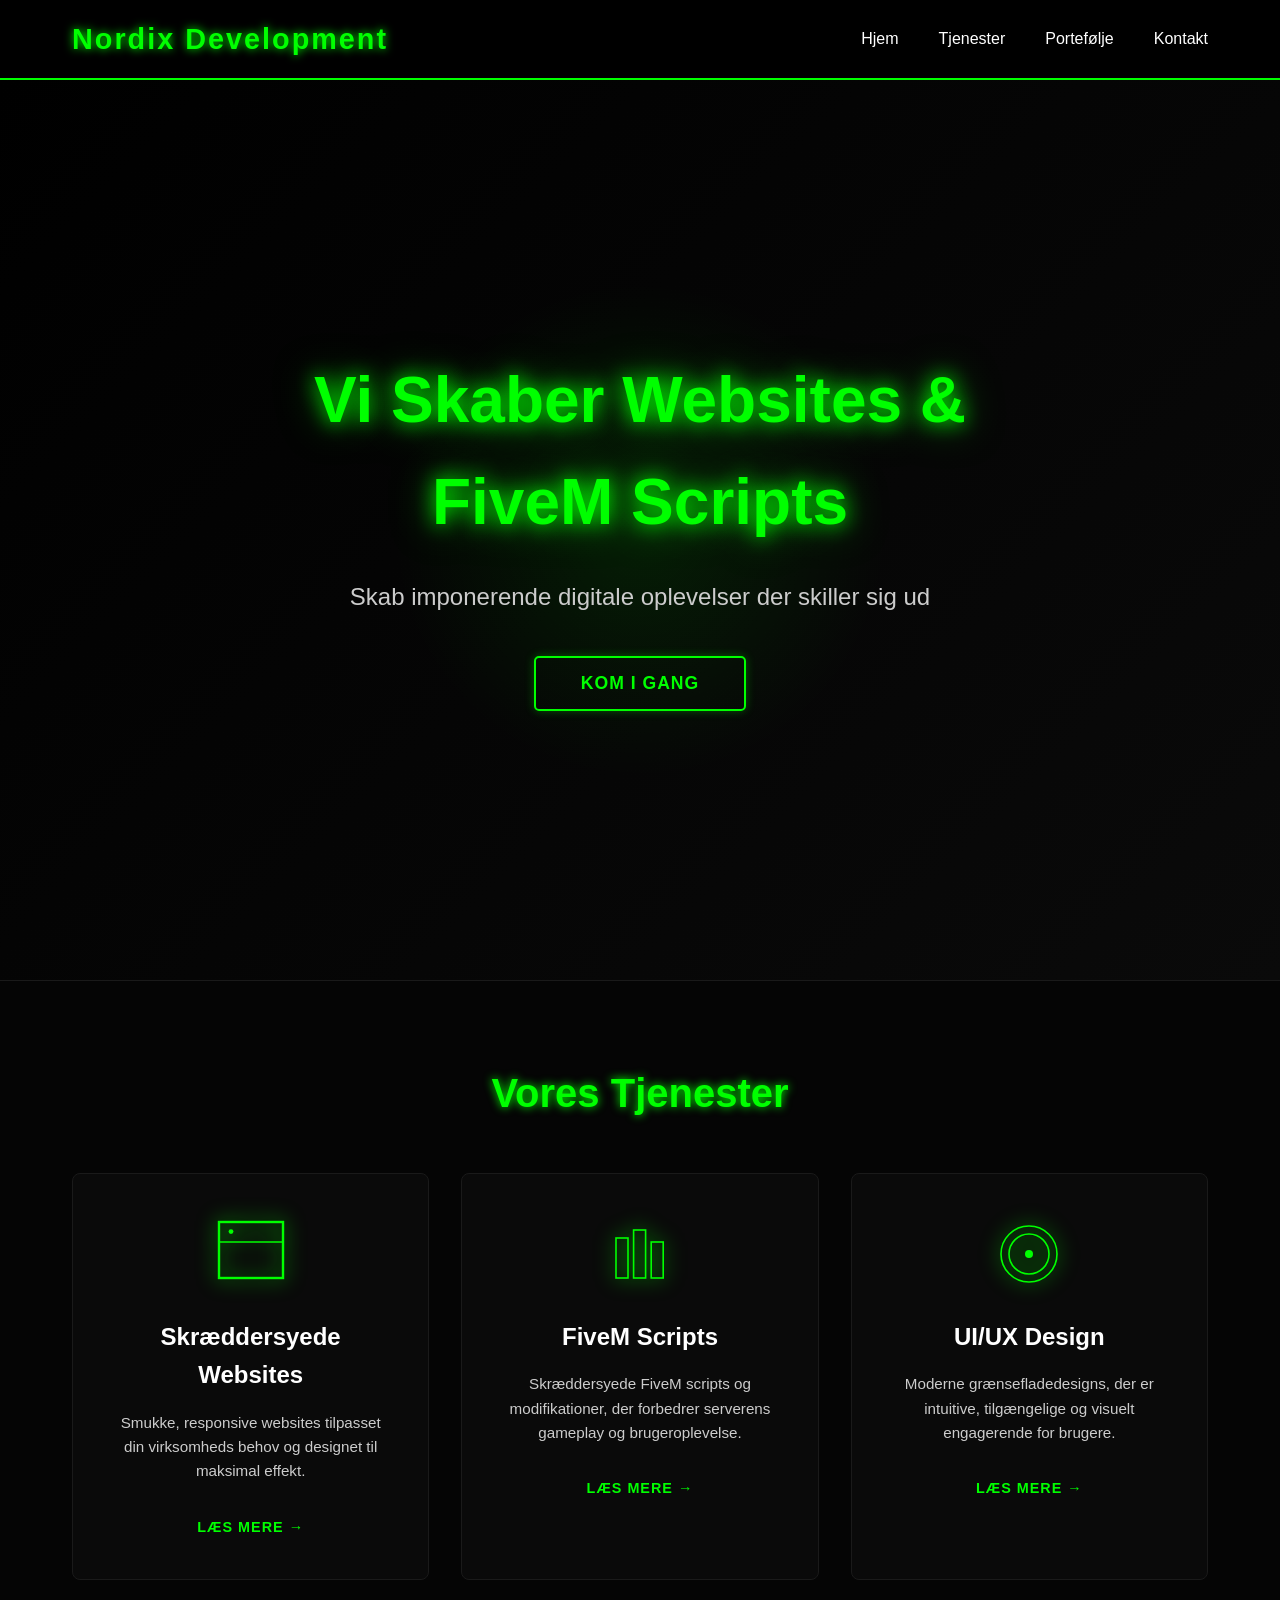
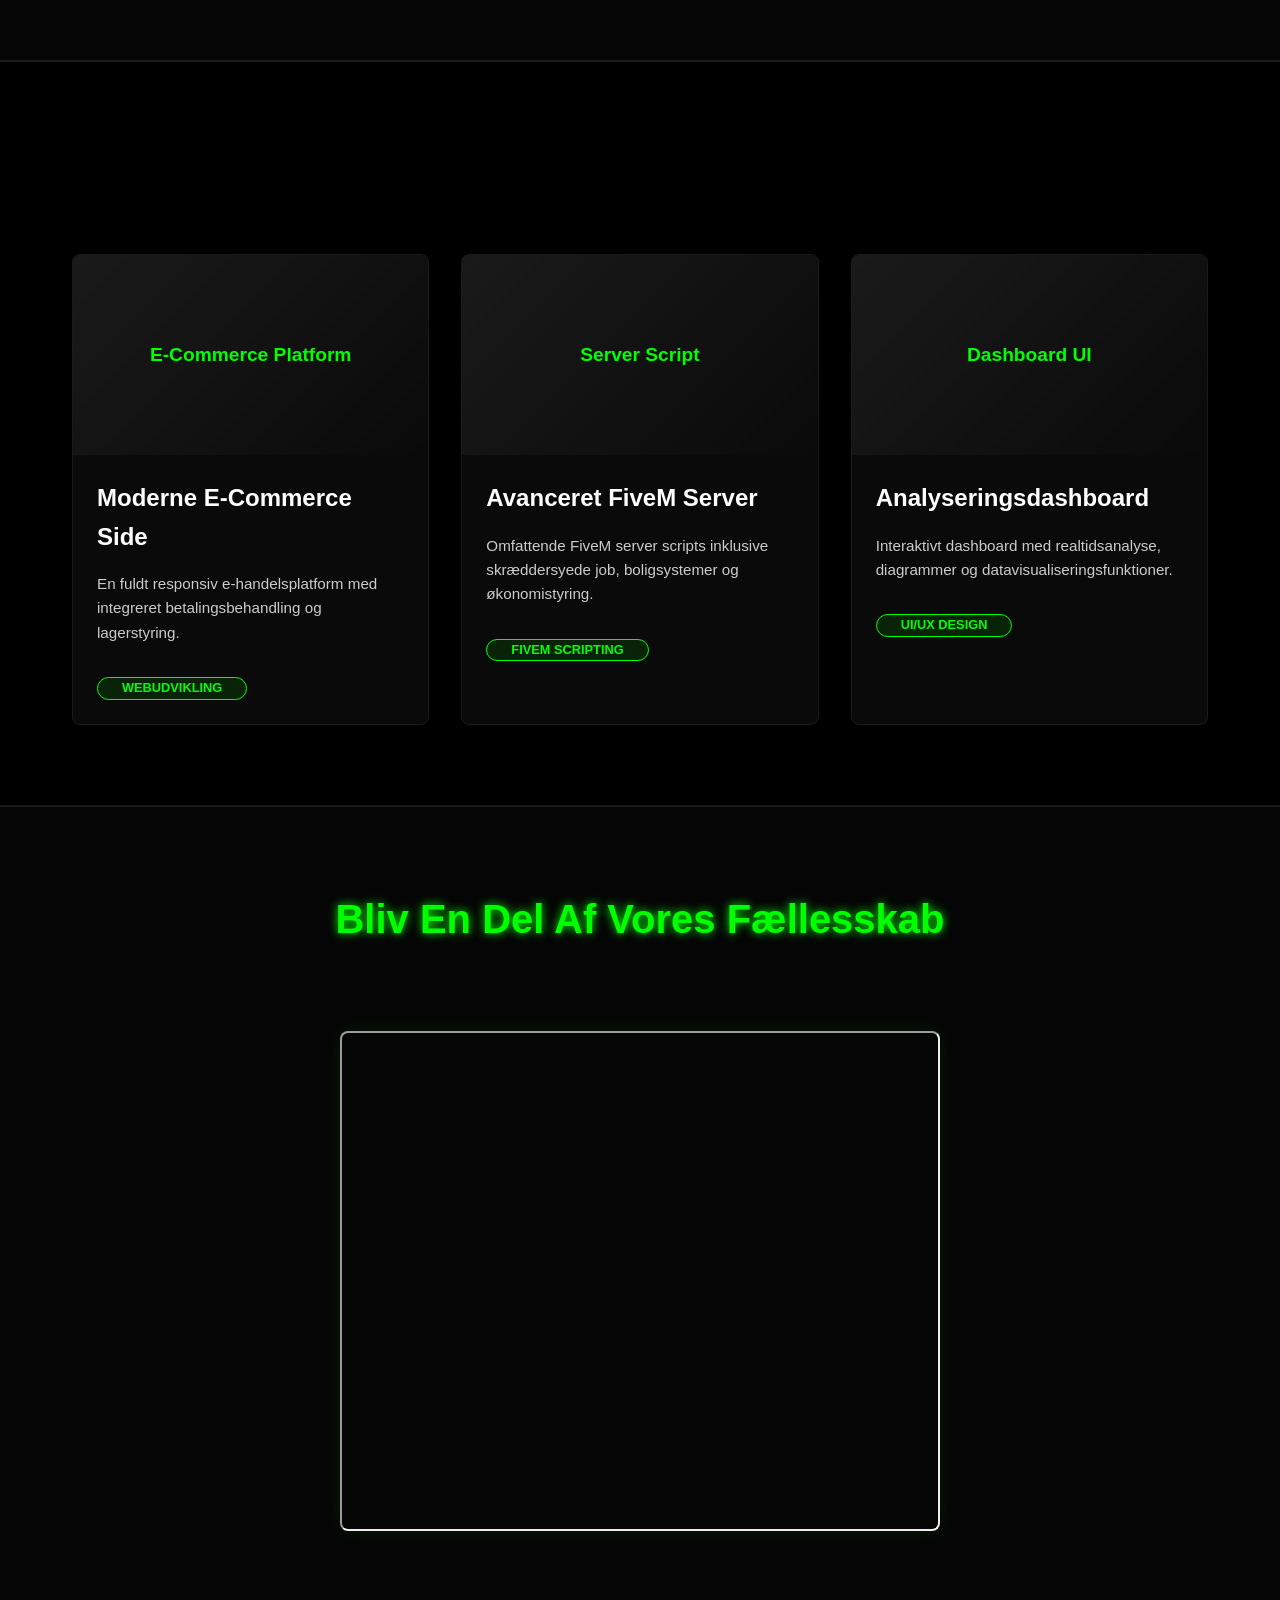
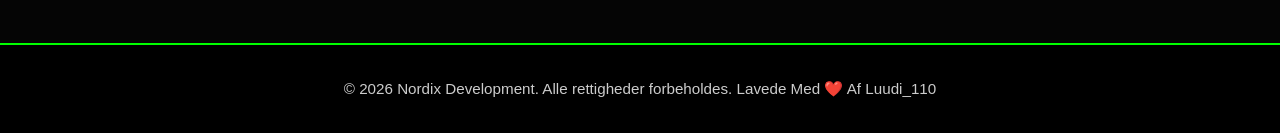
<file: index.html>
<!DOCTYPE html>
<html lang="da">
<head>
    <meta charset="UTF-8">
    <meta name="viewport" content="width=device-width, initial-scale=1.0">
    <meta name="description" content="Nordix Development - Skræddersyede Websites & FiveM Scripts">
    <title>Nordix Development | Web & FiveM Løsninger</title>
    <link rel="stylesheet" href="styles.css">
</head>
<body>
    <!-- Navigation Bar -->
    <nav class="navbar">
        <div class="navbar-container">
            <div class="logo">
                <h1>Nordix Development</h1>
            </div>
            <ul class="nav-links">
                <li><a href="#home" class="nav-link">Hjem</a></li>
                <li><a href="#services" class="nav-link">Tjenester</a></li>
                <li><a href="#portfolio" class="nav-link">Portefølje</a></li>
                <li><a href="#contact" class="nav-link">Kontakt</a></li>
            </ul>
        </div>
    </nav>

    <!-- Hero Section -->
    <section id="home" class="hero">
        <div class="hero-content">
            <h2 class="hero-title">Vi Skaber Websites & FiveM Scripts</h2>
            <p class="hero-subtitle">Skab imponerende digitale oplevelser der skiller sig ud</p>
            <button class="cta-button" data-scroll="#contact">Kom I Gang</button>
        </div>
    </section>

    <!-- Services Section -->
    <section id="services" class="services">
        <div class="section-container">
            <h2 class="section-title">Vores Tjenester</h2>
            <div class="services-grid">
                <!-- Custom Websites -->
                <div class="service-card">
                    <a href="websites.html" class="service-link">
                        <div class="service-icon">
                            <svg viewBox="0 0 100 100" xmlns="http://www.w3.org/2000/svg">
                                <rect x="10" y="10" width="80" height="70" fill="none" stroke="currentColor" stroke-width="3"/>
                                <line x1="10" y1="35" x2="90" y2="35" stroke="currentColor" stroke-width="2"/>
                                <circle cx="25" cy="22" r="3" fill="currentColor"/>
                            </svg>
                        </div>
                        <h3>Skræddersyede Websites</h3>
                        <p>Smukke, responsive websites tilpasset din virksomheds behov og designet til maksimal effekt.</p>
                        <span class="service-cta">Læs Mere →</span>
                    </a>
                </div>

                <!-- FiveM Scripts -->
                <div class="service-card">
                    <a href="fivem.html" class="service-link">
                        <div class="service-icon">
                            <svg viewBox="0 0 100 100" xmlns="http://www.w3.org/2000/svg">
                                <rect x="20" y="30" width="15" height="50" fill="none" stroke="currentColor" stroke-width="2"/>
                                <rect x="42" y="20" width="15" height="60" fill="none" stroke="currentColor" stroke-width="2"/>
                                <rect x="64" y="35" width="15" height="45" fill="none" stroke="currentColor" stroke-width="2"/>
                            </svg>
                        </div>
                        <h3>FiveM Scripts</h3>
                        <p>Skræddersyede FiveM scripts og modifikationer, der forbedrer serverens gameplay og brugeroplevelse.</p>
                        <span class="service-cta">Læs Mere →</span>
                    </a>
                </div>

                <!-- UI/UX Design -->
                <div class="service-card">
                    <a href="uiux.html" class="service-link">
                        <div class="service-icon">
                            <svg viewBox="0 0 100 100" xmlns="http://www.w3.org/2000/svg">
                                <circle cx="50" cy="50" r="35" fill="none" stroke="currentColor" stroke-width="2"/>
                                <circle cx="50" cy="50" r="25" fill="none" stroke="currentColor" stroke-width="2"/>
                                <circle cx="50" cy="50" r="5" fill="currentColor"/>
                            </svg>
                        </div>
                        <h3>UI/UX Design</h3>
                        <p>Moderne grænsefladedesigns, der er intuitive, tilgængelige og visuelt engagerende for brugere.</p>
                        <span class="service-cta">Læs Mere →</span>
                    </a>
                </div>
            </div>
        </div>
    </section>

    <!-- Portfolio Section -->
    <section id="portfolio" class="portfolio">
        <div class="section-container">
            <h2 class="section-title">Seneste Projekter</h2>
            <div class="portfolio-grid">
                <!-- Project 1 -->
                <div class="project-card">
                    <div class="project-image">
                        <div class="project-placeholder">E-Commerce Platform</div>
                    </div>
                    <h3>Moderne E-Commerce Side</h3>
                    <p>En fuldt responsiv e-handelsplatform med integreret betalingsbehandling og lagerstyring.</p>
                    <span class="project-tag">Webudvikling</span>
                </div>

                <!-- Project 2 -->
                <div class="project-card">
                    <div class="project-image">
                        <div class="project-placeholder">Server Script</div>
                    </div>
                    <h3>Avanceret FiveM Server</h3>
                    <p>Omfattende FiveM server scripts inklusive skræddersyede job, boligsystemer og økonomistyring.</p>
                    <span class="project-tag">FiveM Scripting</span>
                </div>

                <!-- Project 3 -->
                <div class="project-card">
                    <div class="project-image">
                        <div class="project-placeholder">Dashboard UI</div>
                    </div>
                    <h3>Analyseringsdashboard</h3>
                    <p>Interaktivt dashboard med realtidsanalyse, diagrammer og datavisualiseringsfunktioner.</p>
                    <span class="project-tag">UI/UX Design</span>
                </div>
            </div>
        </div>
    </section>

    <!-- Contact Section -->
    <section id="contact" class="contact">
        <div class="section-container">
            <h2 class="section-title">Bliv En Del Af Vores Fællesskab</h2>
            <div class="discord-widget-container">
                <iframe src="https://discord.com/widget?id=1480607301470654557&theme=dark" width="600" height="500" allowtransparency="true" frameborder="1" sandbox="allow-popups allow-popups-to-escape-sandbox allow-same-origin allow-scripts"></iframe>
            </div>
        </div>
    </section>

    <!-- Footer -->
<footer class="footer">
    <p>&copy; 2026 Nordix Development. Alle rettigheder forbeholdes. <span>Lavede Med ❤️ Af Luudi_110</span></p>
</footer>

    <script src="script.js"></script>
</body>
</html>
</file>
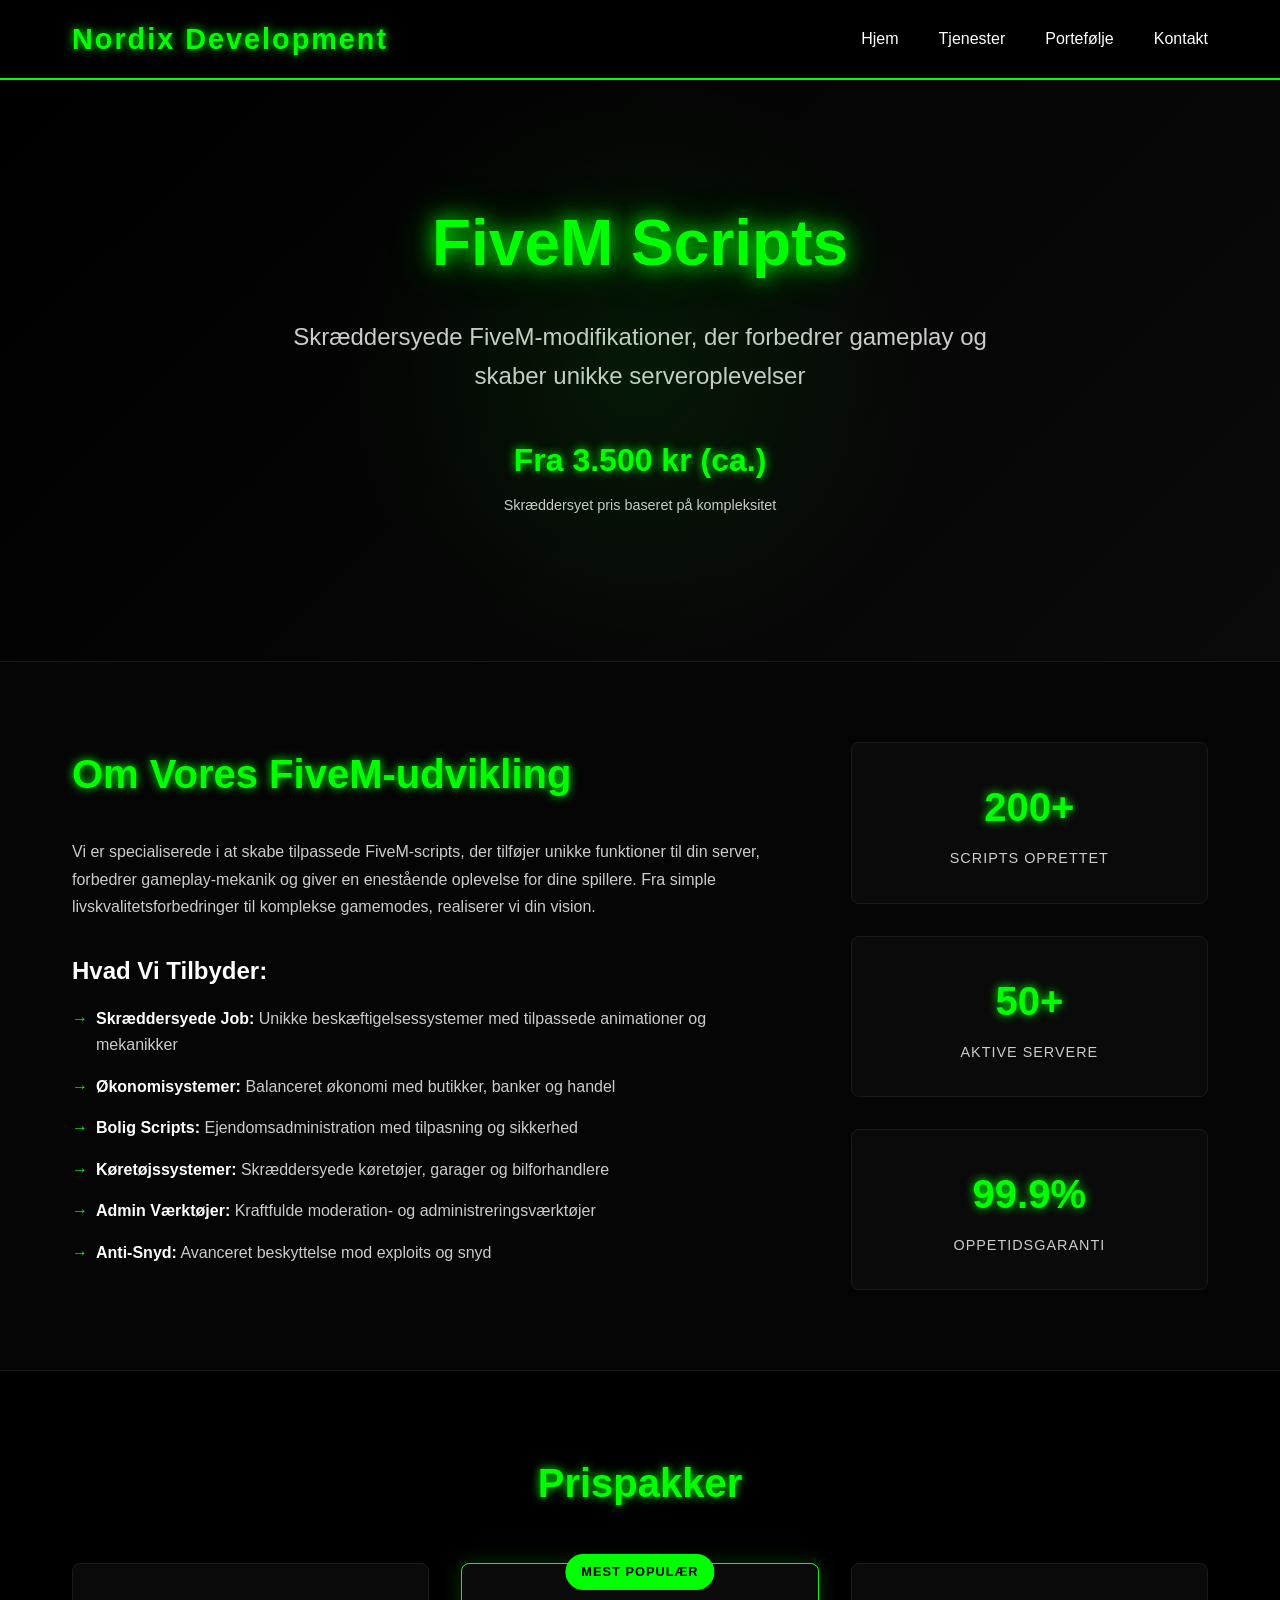
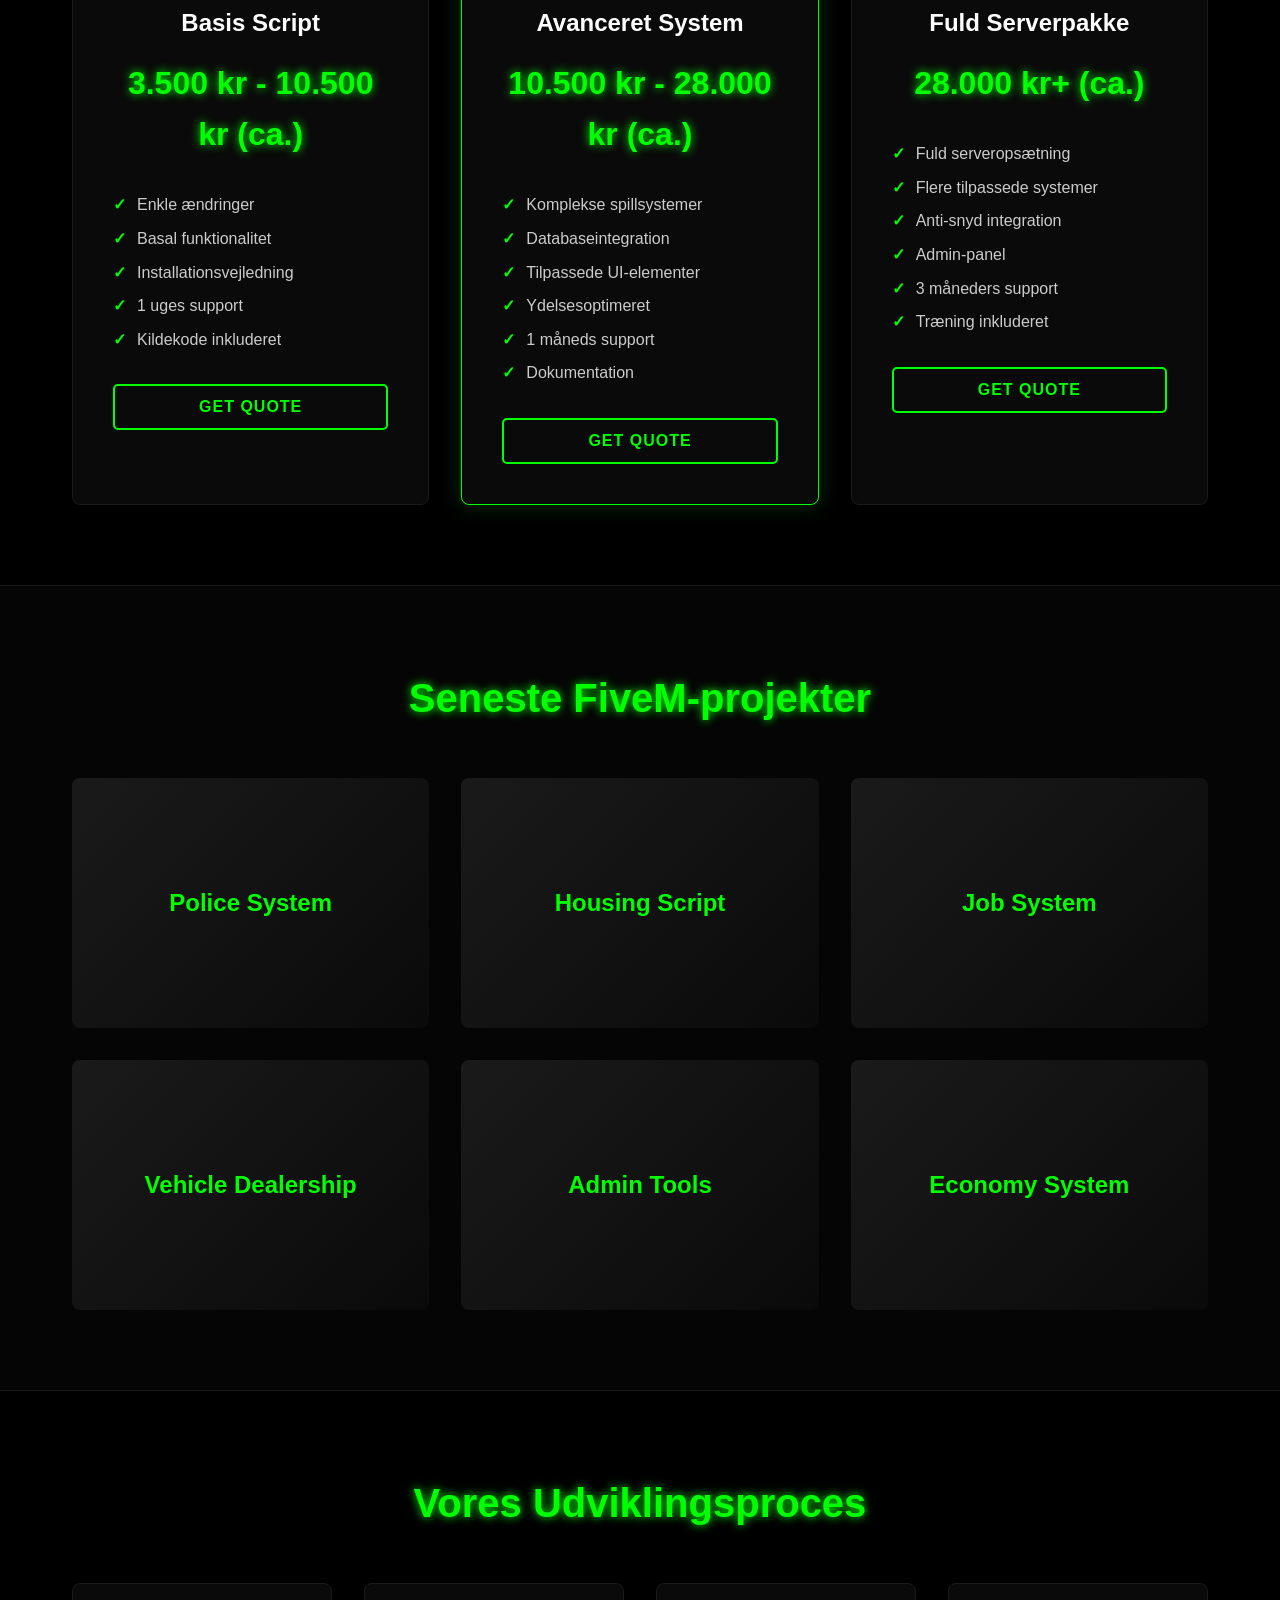
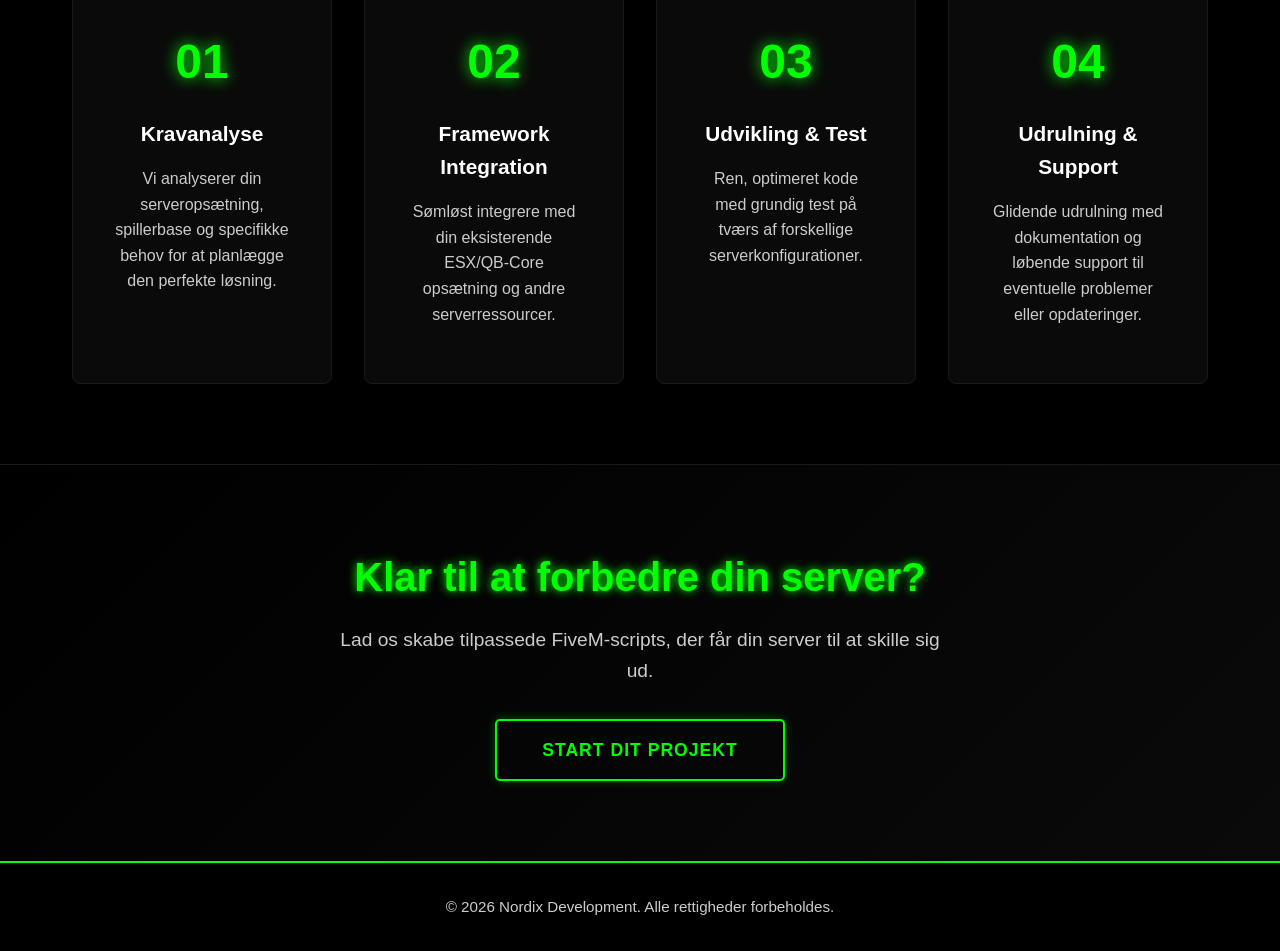
<file: fivem.html>
<!DOCTYPE html>
<html lang="da">
<head>
    <meta charset="UTF-8">
    <meta name="viewport" content="width=device-width, initial-scale=1.0">
    <meta name="description" content="FiveM Scripts - Nordix Development">
    <title>FiveM Scripts | Nordix Development</title>
    <link rel="stylesheet" href="styles.css">
</head>
<body>
    <!-- Navigation Bar -->
    <nav class="navbar">
        <div class="navbar-container">
            <div class="logo">
                <a href="index.html" style="text-decoration: none; color: inherit;">
                    <h1>Nordix Development</h1>
                </a>
            </div>
            <ul class="nav-links">
                <li><a href="index.html" class="nav-link">Hjem</a></li>
                <li><a href="index.html#services" class="nav-link">Tjenester</a></li>
                <li><a href="index.html#portfolio" class="nav-link">Portefølje</a></li>
                <li><a href="index.html#contact" class="nav-link">Kontakt</a></li>
            </ul>
        </div>
    </nav>

    <!-- Service Hero Section -->
    <section class="service-hero">
        <div class="section-container">
            <div class="service-hero-content">
                <h1 class="service-title">FiveM Scripts</h1>
                <p class="service-subtitle">Skræddersyede FiveM-modifikationer, der forbedrer gameplay og skaber unikke serveroplevelser</p>
                <div class="service-price">
                    <span class="price-range">Fra 3.500 kr (ca.)</span>
                    <span class="price-note">Skræddersyet pris baseret på kompleksitet</span>
                </div>
            </div>
        </div>
    </section>

    <!-- About Section -->
    <section class="service-about">
        <div class="section-container">
            <div class="about-grid">
                <div class="about-content">
                    <h2>Om Vores FiveM-udvikling</h2>
                    <p>Vi er specialiserede i at skabe tilpassede FiveM-scripts, der tilføjer unikke funktioner til din server, forbedrer gameplay-mekanik og giver en enestående oplevelse for dine spillere. Fra simple livskvalitetsforbedringer til komplekse gamemodes, realiserer vi din vision.</p>

                    <h3>Hvad Vi Tilbyder:</h3>
                    <ul class="service-features">
                        <li><strong>Skræddersyede Job:</strong> Unikke beskæftigelsessystemer med tilpassede animationer og mekanikker</li>
                        <li><strong>Økonomisystemer:</strong> Balanceret økonomi med butikker, banker og handel</li>
                        <li><strong>Bolig Scripts:</strong> Ejendomsadministration med tilpasning og sikkerhed</li>
                        <li><strong>Køretøjssystemer:</strong> Skræddersyede køretøjer, garager og bilforhandlere</li>
                        <li><strong>Admin Værktøjer:</strong> Kraftfulde moderation- og administreringsværktøjer</li>
                        <li><strong>Anti-Snyd:</strong> Avanceret beskyttelse mod exploits og snyd</li>
                    </ul>
                </div>
                <div class="about-stats">
                    <div class="stat-card">
                        <div class="stat-number">200+</div>
                        <div class="stat-label">Scripts Oprettet</div>
                    </div>
                    <div class="stat-card">
                        <div class="stat-number">50+</div>
                        <div class="stat-label">Aktive Servere</div>
                    </div>
                    <div class="stat-card">
                        <div class="stat-number">99.9%</div>
                        <div class="stat-label">Oppetidsgaranti</div>
                    </div>
                </div>
            </div>
        </div>
    </section>

    <!-- Pricing Section -->
    <section class="service-pricing">
        <div class="section-container">
            <h2>Prispakker</h2>
            <div class="pricing-grid">
                <div class="pricing-card">
                    <h3>Basis Script</h3>
                    <div class="price">3.500 kr - 10.500 kr (ca.)</div>
                    <ul>
                        <li>Enkle ændringer</li>
                        <li>Basal funktionalitet</li>
                        <li>Installationsvejledning</li>
                        <li>1 uges support</li>
                        <li>Kildekode inkluderet</li>
                    </ul>
                    <button class="pricing-cta" onclick="window.open('https://discord.gg/xWtReGMQ7b', '_blank')">Get Quote</button>
                </div>

                <div class="pricing-card featured">
                    <div class="featured-badge">Mest Populær</div>
                    <h3>Avanceret System</h3>
                    <div class="price">10.500 kr - 28.000 kr (ca.)</div>
                    <ul>
                        <li>Komplekse spillsystemer</li>
                        <li>Databaseintegration</li>
                        <li>Tilpassede UI-elementer</li>
                        <li>Ydelsesoptimeret</li>
                        <li>1 måneds support</li>
                        <li>Dokumentation</li>
                    </ul>
                    <button class="pricing-cta" onclick="window.open('https://discord.gg/xWtReGMQ7b', '_blank')">Get Quote</button>
                </div>

                <div class="pricing-card">
                    <h3>Fuld Serverpakke</h3>
                    <div class="price">28.000 kr+ (ca.)</div>
                    <ul>
                        <li>Fuld serveropsætning</li>
                        <li>Flere tilpassede systemer</li>
                        <li>Anti-snyd integration</li>
                        <li>Admin-panel</li>
                        <li>3 måneders support</li>
                        <li>Træning inkluderet</li>
                    </ul>
                    <button class="pricing-cta" onclick="window.open('https://discord.gg/xWtReGMQ7b', '_blank')">Get Quote</button>
                </div>
            </div>
        </div>
    </section>

    <!-- Portfolio Gallery -->
    <section class="service-portfolio">
        <div class="section-container">
            <h2>Seneste FiveM-projekter</h2>
            <div class="gallery-grid">
                <div class="gallery-item">
                    <div class="gallery-image">
                        <div class="project-placeholder-large">Police System</div>
                        <div class="project-overlay">
                            <h4>Avanceret PD System</h4>
                            <p>Komplet politiafdeling med bevis-system, fængselsstyring og patruljeruter</p>
                            <span class="tech-stack">Lua • MySQL • ESX Framework</span>
                        </div>
                    </div>
                </div>

                <div class="gallery-item">
                    <div class="gallery-image">
                        <div class="project-placeholder-large">Housing Script</div>
                        <div class="project-overlay">
                            <h4>Luksusboliger</h4>
                            <p>Premium boligsystem med møbeltilpasning og sikkerhedsfunktioner</p>
                            <span class="tech-stack">Lua • oxmysql • Custom UI</span>
                        </div>
                    </div>
                </div>

                <div class="gallery-item">
                    <div class="gallery-image">
                        <div class="project-placeholder-large">Job System</div>
                        <div class="project-overlay">
                            <h4>Dynamiske Job</h4>
                            <p>Modulært job system med tilpassede animationer, lønninger og progression</p>
                            <span class="tech-stack">Lua • ESX • Custom Props</span>
                        </div>
                    </div>
                </div>

                <div class="gallery-item">
                    <div class="gallery-image">
                        <div class="project-placeholder-large">Vehicle Dealership</div>
                        <div class="project-overlay">
                            <h4>Premium Auto</h4>
                            <p>Fuld funktionsdygtig bilforhandler med prøveturer, finansiering og tilpasning</p>
                            <span class="tech-stack">Lua • MySQL • HTML/CSS</span>
                        </div>
                    </div>
                </div>

                <div class="gallery-item">
                    <div class="gallery-image">
                        <div class="project-placeholder-large">Admin Tools</div>
                        <div class="project-overlay">
                            <h4>Server Manager</h4>
                            <p>Omfattende admin-panel med spillerstyring og serverovervågning</p>
                            <span class="tech-stack">Lua • NUI • Discord Integration</span>
                        </div>
                    </div>
                </div>

                <div class="gallery-item">
                    <div class="gallery-image">
                        <div class="project-placeholder-large">Economy System</div>
                        <div class="project-overlay">
                            <h4>Markedsøkonomi</h4>
                            <p>Dynamisk økonomi med butikker, sort marked og spillerstyret prisfastsættelse</p>
                            <span class="tech-stack">Lua • oxmysql • Real-time Updates</span>
                        </div>
                    </div>
                </div>
            </div>
        </div>
    </section>

    <!-- Process Section -->
    <section class="service-process">
        <div class="section-container">
            <h2>Vores Udviklingsproces</h2>
            <div class="process-steps">
                <div class="process-step">
                    <div class="step-number">01</div>
                    <h3>Kravanalyse</h3>
                    <p>Vi analyserer din serveropsætning, spillerbase og specifikke behov for at planlægge den perfekte løsning.</p>
                </div>

                <div class="process-step">
                    <div class="step-number">02</div>
                    <h3>Framework Integration</h3>
                    <p>Sømløst integrere med din eksisterende ESX/QB-Core opsætning og andre serverressourcer.</p>
                </div>

                <div class="process-step">
                    <div class="step-number">03</div>
                    <h3>Udvikling & Test</h3>
                    <p>Ren, optimeret kode med grundig test på tværs af forskellige serverkonfigurationer.</p>
                </div>

                <div class="process-step">
                    <div class="step-number">04</div>
                    <h3>Udrulning & Support</h3>
                    <p>Glidende udrulning med dokumentation og løbende support til eventuelle problemer eller opdateringer.</p>
                </div>
            </div>
        </div>
    </section>

    <!-- Contact CTA -->
    <section class="service-cta-section">
        <div class="section-container">
            <div class="cta-content">
                <h2>Klar til at forbedre din server?</h2>
                <p>Lad os skabe tilpassede FiveM-scripts, der får din server til at skille sig ud.</p>
                <a href="index.html#contact" class="cta-button-large">Start Dit Projekt</a>
            </div>
        </div>
    </section>

    <!-- Footer -->
    <footer class="footer">
        <p>&copy; 2026 Nordix Development. Alle rettigheder forbeholdes.</p>
    </footer>

    <script src="script.js"></script>
</body>
</html>
</file>
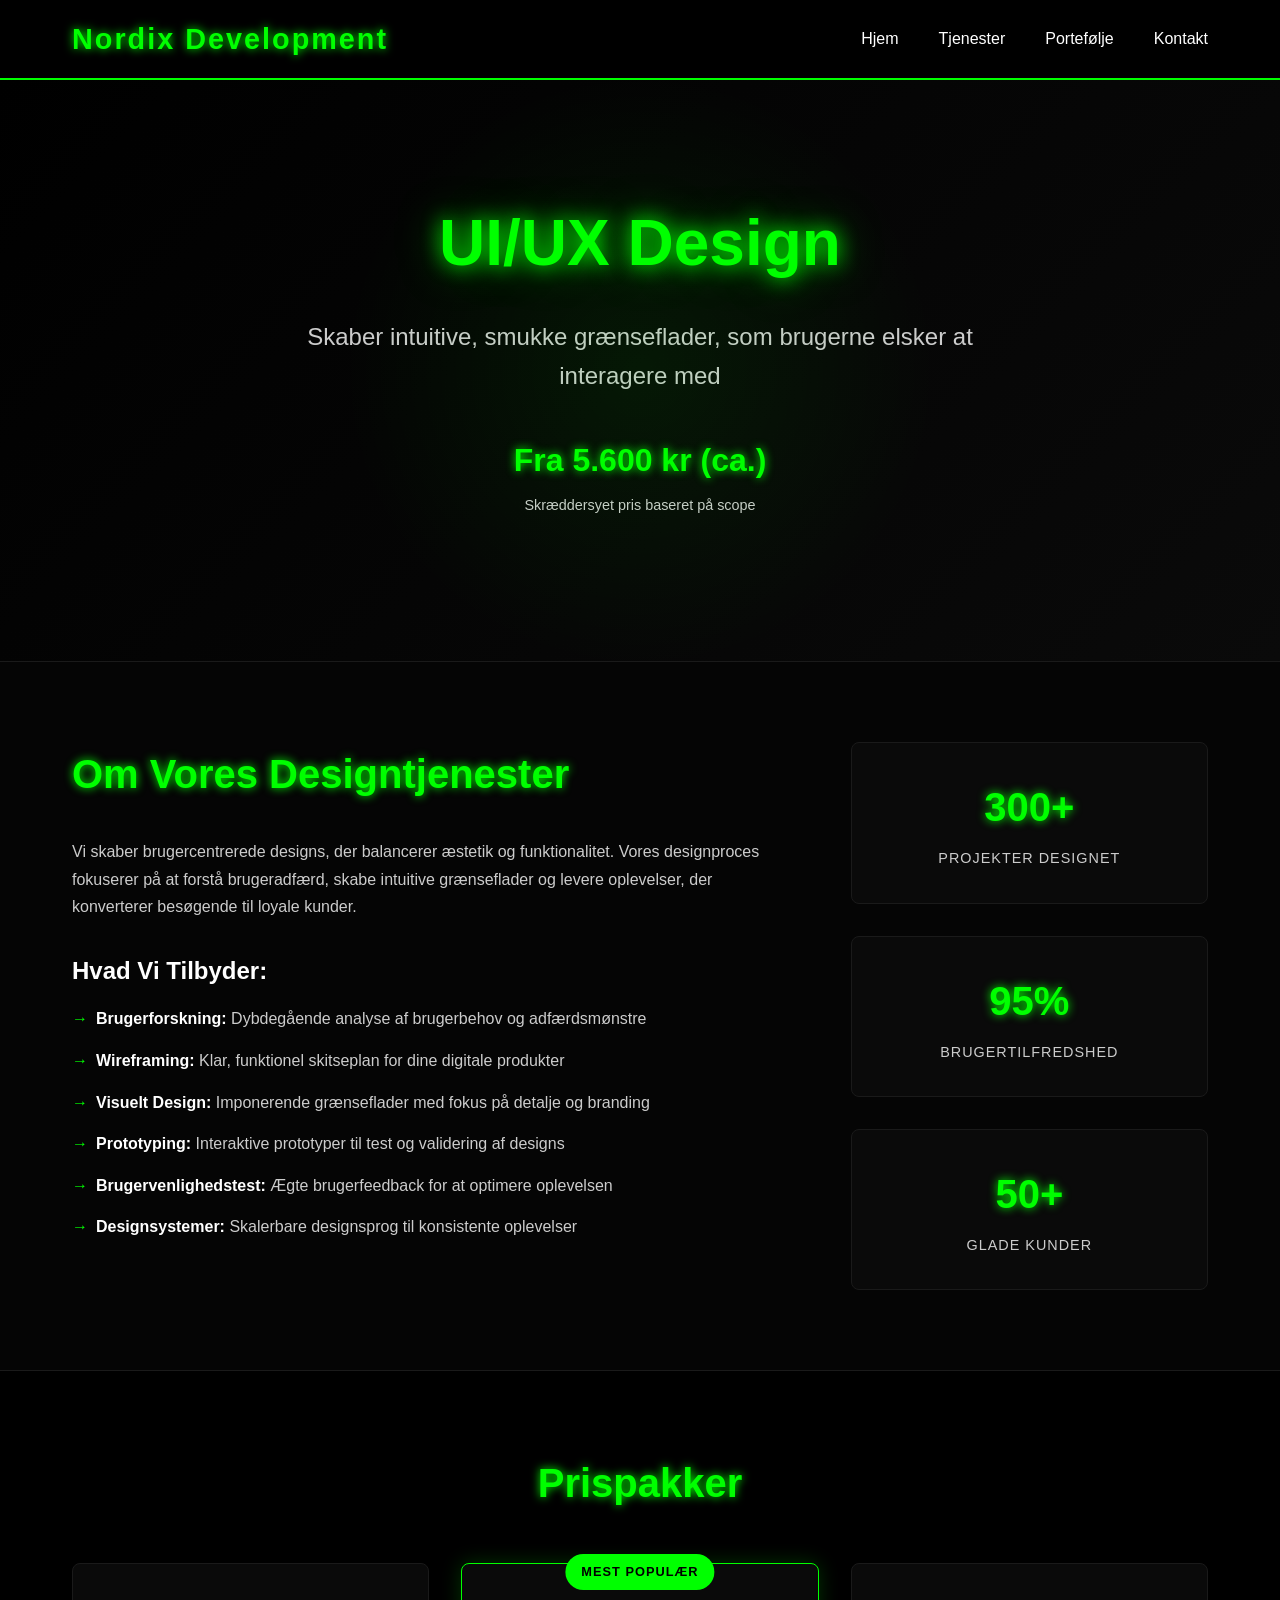
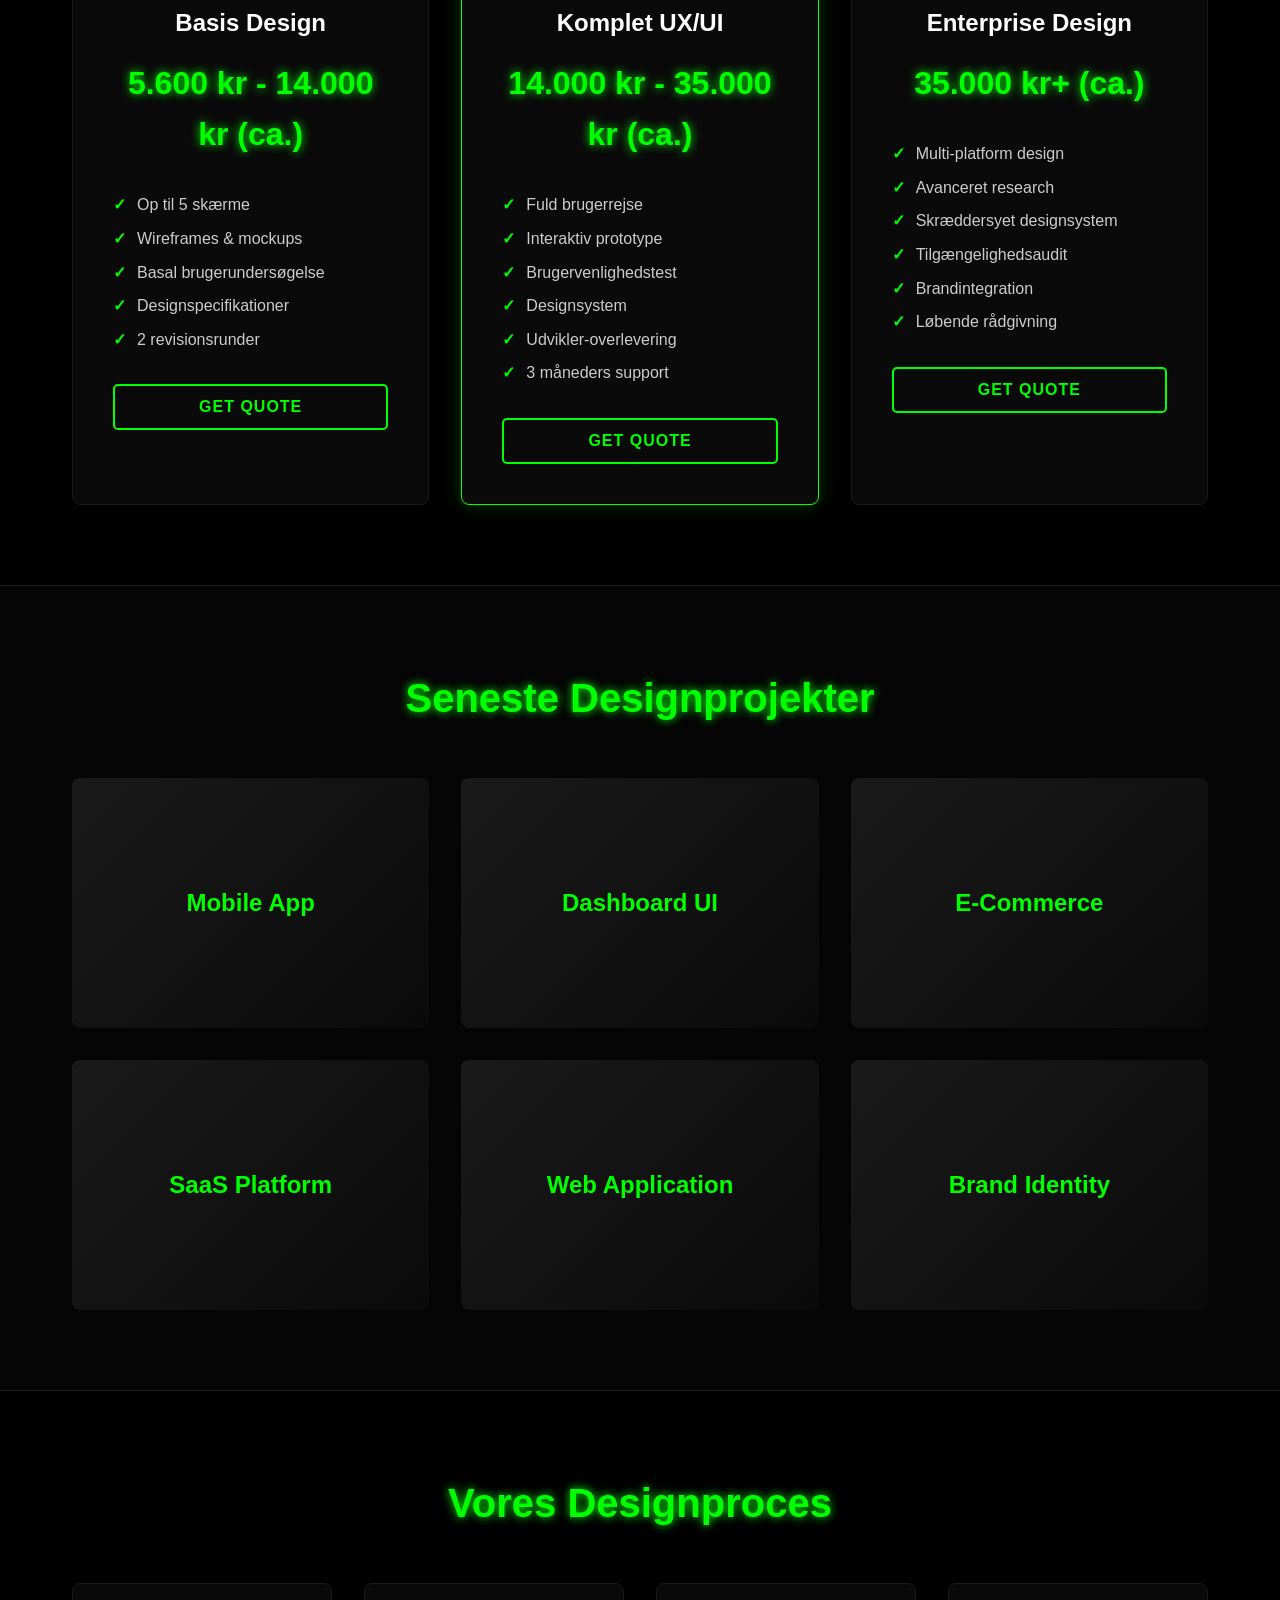
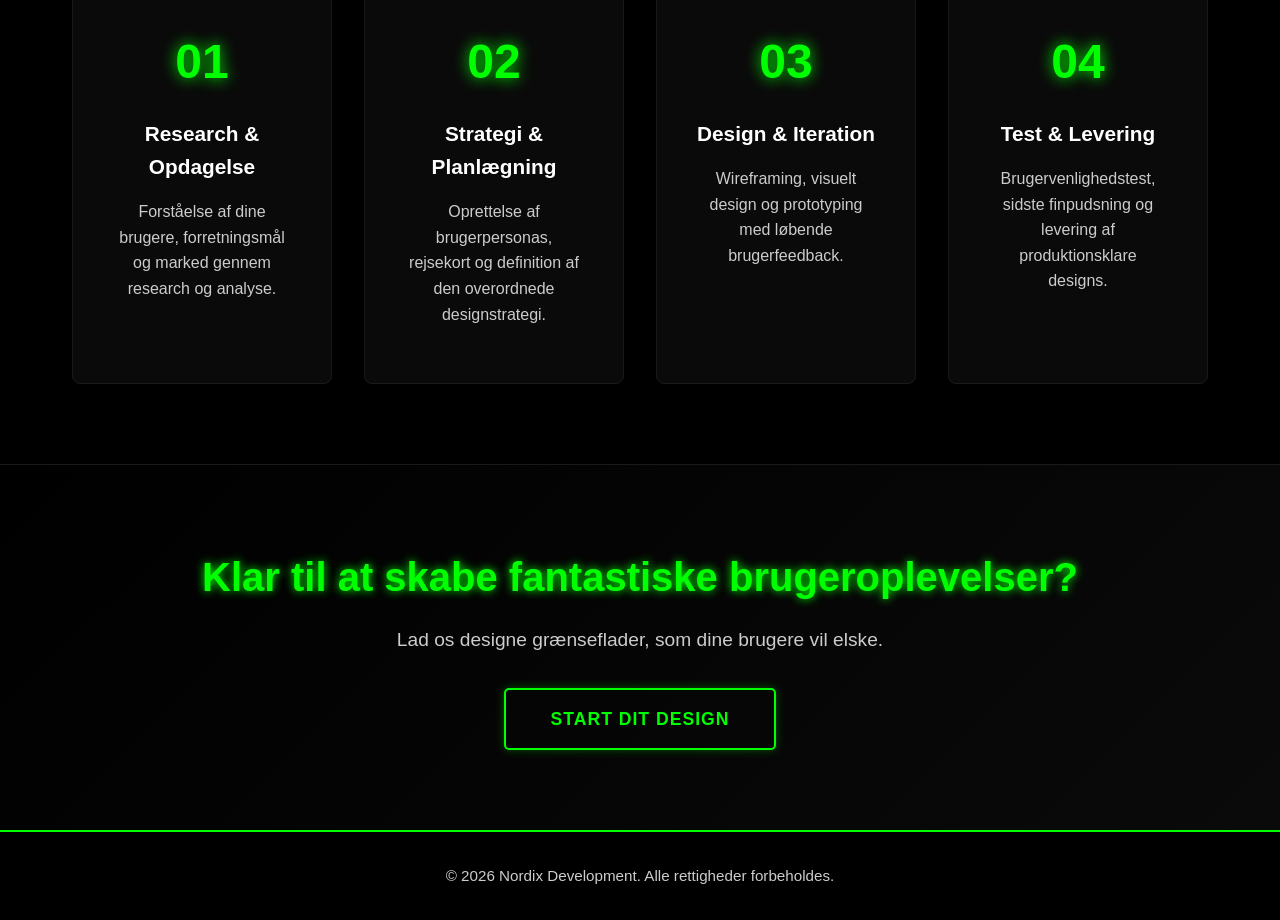
<file: uiux.html>
<!DOCTYPE html>
<html lang="da">
<head>
    <meta charset="UTF-8">
    <meta name="viewport" content="width=device-width, initial-scale=1.0">
    <meta name="description" content="UI/UX Design - Nordix Development">
    <title>UI/UX Design | Nordix Development</title>
    <link rel="stylesheet" href="styles.css">
</head>
<body>
    <!-- Navigation Bar -->
    <nav class="navbar">
        <div class="navbar-container">
            <div class="logo">
                <a href="index.html" style="text-decoration: none; color: inherit;">
                    <h1>Nordix Development</h1>
                </a>
            </div>
            <ul class="nav-links">
                <li><a href="index.html" class="nav-link">Hjem</a></li>
                <li><a href="index.html#services" class="nav-link">Tjenester</a></li>
                <li><a href="index.html#portfolio" class="nav-link">Portefølje</a></li>
                <li><a href="index.html#contact" class="nav-link">Kontakt</a></li>
            </ul>
        </div>
    </nav>

    <!-- Service Hero Section -->
    <section class="service-hero">
        <div class="section-container">
            <div class="service-hero-content">
                <h1 class="service-title">UI/UX Design</h1>
                <p class="service-subtitle">Skaber intuitive, smukke grænseflader, som brugerne elsker at interagere med</p>
                <div class="service-price">
                    <span class="price-range">Fra 5.600 kr (ca.)</span>
                    <span class="price-note">Skræddersyet pris baseret på scope</span>
                </div>
            </div>
        </div>
    </section>

    <!-- About Section -->
    <section class="service-about">
        <div class="section-container">
            <div class="about-grid">
                <div class="about-content">
                    <h2>Om Vores Designtjenester</h2>
                    <p>Vi skaber brugercentrerede designs, der balancerer æstetik og funktionalitet. Vores designproces fokuserer på at forstå brugeradfærd, skabe intuitive grænseflader og levere oplevelser, der konverterer besøgende til loyale kunder.</p>

                    <h3>Hvad Vi Tilbyder:</h3>
                    <ul class="service-features">
                        <li><strong>Brugerforskning:</strong> Dybdegående analyse af brugerbehov og adfærdsmønstre</li>
                        <li><strong>Wireframing:</strong> Klar, funktionel skitseplan for dine digitale produkter</li>
                        <li><strong>Visuelt Design:</strong> Imponerende grænseflader med fokus på detalje og branding</li>
                        <li><strong>Prototyping:</strong> Interaktive prototyper til test og validering af designs</li>
                        <li><strong>Brugervenlighedstest:</strong> Ægte brugerfeedback for at optimere oplevelsen</li>
                        <li><strong>Designsystemer:</strong> Skalerbare designsprog til konsistente oplevelser</li>
                    </ul>
                </div>
                <div class="about-stats">
                    <div class="stat-card">
                        <div class="stat-number">300+</div>
                        <div class="stat-label">Projekter Designet</div>
                    </div>
                    <div class="stat-card">
                        <div class="stat-number">95%</div>
                        <div class="stat-label">Brugertilfredshed</div>
                    </div>
                    <div class="stat-card">
                        <div class="stat-number">50+</div>
                        <div class="stat-label">Glade Kunder</div>
                    </div>
                </div>
            </div>
        </div>
    </section>

    <!-- Pricing Section -->
    <section class="service-pricing">
        <div class="section-container">
            <h2>Prispakker</h2>
            <div class="pricing-grid">
                <div class="pricing-card">
                    <h3>Basis Design</h3>
                    <div class="price">5.600 kr - 14.000 kr (ca.)</div>
                    <ul>
                        <li>Op til 5 skærme</li>
                        <li>Wireframes & mockups</li>
                        <li>Basal brugerundersøgelse</li>
                        <li>Designspecifikationer</li>
                        <li>2 revisionsrunder</li>
                    </ul>
                    <button class="pricing-cta" onclick="window.open('https://discord.gg/xWtReGMQ7b', '_blank')">Get Quote</button>
                </div>

                <div class="pricing-card featured">
                    <div class="featured-badge">Mest Populær</div>
                    <h3>Komplet UX/UI</h3>
                    <div class="price">14.000 kr - 35.000 kr (ca.)</div>
                    <ul>
                        <li>Fuld brugerrejse</li>
                        <li>Interaktiv prototype</li>
                        <li>Brugervenlighedstest</li>
                        <li>Designsystem</li>
                        <li>Udvikler-overlevering</li>
                        <li>3 måneders support</li>
                    </ul>
                    <button class="pricing-cta" onclick="window.open('https://discord.gg/xWtReGMQ7b', '_blank')">Get Quote</button>
                </div>

                <div class="pricing-card">
                    <h3>Enterprise Design</h3>
                    <div class="price">35.000 kr+ (ca.)</div>
                    <ul>
                        <li>Multi-platform design</li>
                        <li>Avanceret research</li>
                        <li>Skræddersyet designsystem</li>
                        <li>Tilgængelighedsaudit</li>
                        <li>Brandintegration</li>
                        <li>Løbende rådgivning</li>
                    </ul>
                    <button class="pricing-cta" onclick="window.open('https://discord.gg/xWtReGMQ7b', '_blank')">Get Quote</button>
                </div>
            </div>
        </div>
    </section>

    <!-- Portfolio Gallery -->
    <section class="service-portfolio">
        <div class="section-container">
            <h2>Seneste Designprojekter</h2>
            <div class="gallery-grid">
                <div class="gallery-item">
                    <div class="gallery-image">
                        <div class="project-placeholder-large">Mobile App</div>
                        <div class="project-overlay">
                            <h4>Fitness Tracker</h4>
                            <p>Intuitivt mobilappdesign til sundheds- og træningssporing med gamification</p>
                            <span class="tech-stack">Figma • Brugerforskning • Prototyping</span>
                        </div>
                    </div>
                </div>

                <div class="gallery-item">
                    <div class="gallery-image">
                        <div class="project-placeholder-large">Dashboard UI</div>
                        <div class="project-overlay">
                            <h4>Analyseplatform</h4>
                            <p>Rent, data-rigt dashboard til business intelligence og rapportering</p>
                            <span class="tech-stack">Sketch • Datavisualisering • UX-test</span>
                        </div>
                    </div>
                </div>

                <div class="gallery-item">
                    <div class="gallery-image">
                        <div class="project-placeholder-large">E-Commerce</div>
                        <div class="project-overlay">
                            <h4>Luksusshopping</h4>
                            <p>Elegant e-commerce-grænseflade med fokus på produktpræsentation og konvertering</p>
                            <span class="tech-stack">Adobe XD • Brugerflows • A/B-test</span>
                        </div>
                    </div>
                </div>

                <div class="gallery-item">
                    <div class="gallery-image">
                        <div class="project-placeholder-large">SaaS Platform</div>
                        <div class="project-overlay">
                            <h4>Projektstyring</h4>
                            <p>Samarbejdsworkspace design med intuitiv opgavestyring og teamfunktioner</p>
                            <span class="tech-stack">Figma • Designsystem • Tilgængelighed</span>
                        </div>
                    </div>
                </div>

                <div class="gallery-item">
                    <div class="gallery-image">
                        <div class="project-placeholder-large">Web Application</div>
                        <div class="project-overlay">
                            <h4>Læringsplatform</h4>
                            <p>Uddannelsesplatform med engagerende kursusgrænseflade og fremdriftssporing</p>
                            <span class="tech-stack">InVision • Brugertest • Mikrointeraktioner</span>
                        </div>
                    </div>
                </div>

                <div class="gallery-item">
                    <div class="gallery-image">
                        <div class="project-placeholder-large">Brand Identity</div>
                        <div class="project-overlay">
                            <h4>Tech Startup</h4>
                            <p>Komplet brandidentitet med web- og mobilgrænsefladedesign</p>
                        <span class="tech-stack">Illustrator • Brand Guidelines • Responsivt Design</span>
                        </div>
                    </div>
                </div>
            </div>
        </div>
    </section>

    <!-- Process Section -->
    <section class="service-process">
        <div class="section-container">
            <h2>Vores Designproces</h2>
            <div class="process-steps">
                <div class="process-step">
                    <div class="step-number">01</div>
                    <h3>Research & Opdagelse</h3>
                    <p>Forståelse af dine brugere, forretningsmål og marked gennem research og analyse.</p>
                </div>

                <div class="process-step">
                    <div class="step-number">02</div>
                    <h3>Strategi & Planlægning</h3>
                    <p>Oprettelse af brugerpersonas, rejsekort og definition af den overordnede designstrategi.</p>
                </div>

                <div class="process-step">
                    <div class="step-number">03</div>
                    <h3>Design & Iteration</h3>
                    <p>Wireframing, visuelt design og prototyping med løbende brugerfeedback.</p>
                </div>

                <div class="process-step">
                    <div class="step-number">04</div>
                    <h3>Test & Levering</h3>
                    <p>Brugervenlighedstest, sidste finpudsning og levering af produktionsklare designs.</p>
                </div>
            </div>
        </div>
    </section>

    <!-- Contact CTA -->
    <section class="service-cta-section">
        <div class="section-container">
            <div class="cta-content">
                <h2>Klar til at skabe fantastiske brugeroplevelser?</h2>
                <p>Lad os designe grænseflader, som dine brugere vil elske.</p>
                <a href="index.html#contact" class="cta-button-large">Start Dit Design</a>
            </div>
        </div>
    </section>

    <!-- Footer -->
    <footer class="footer">
        <p>&copy; 2026 Nordix Development. Alle rettigheder forbeholdes.</p>
    </footer>

    <script src="script.js"></script>
</body>
</html>
</file>
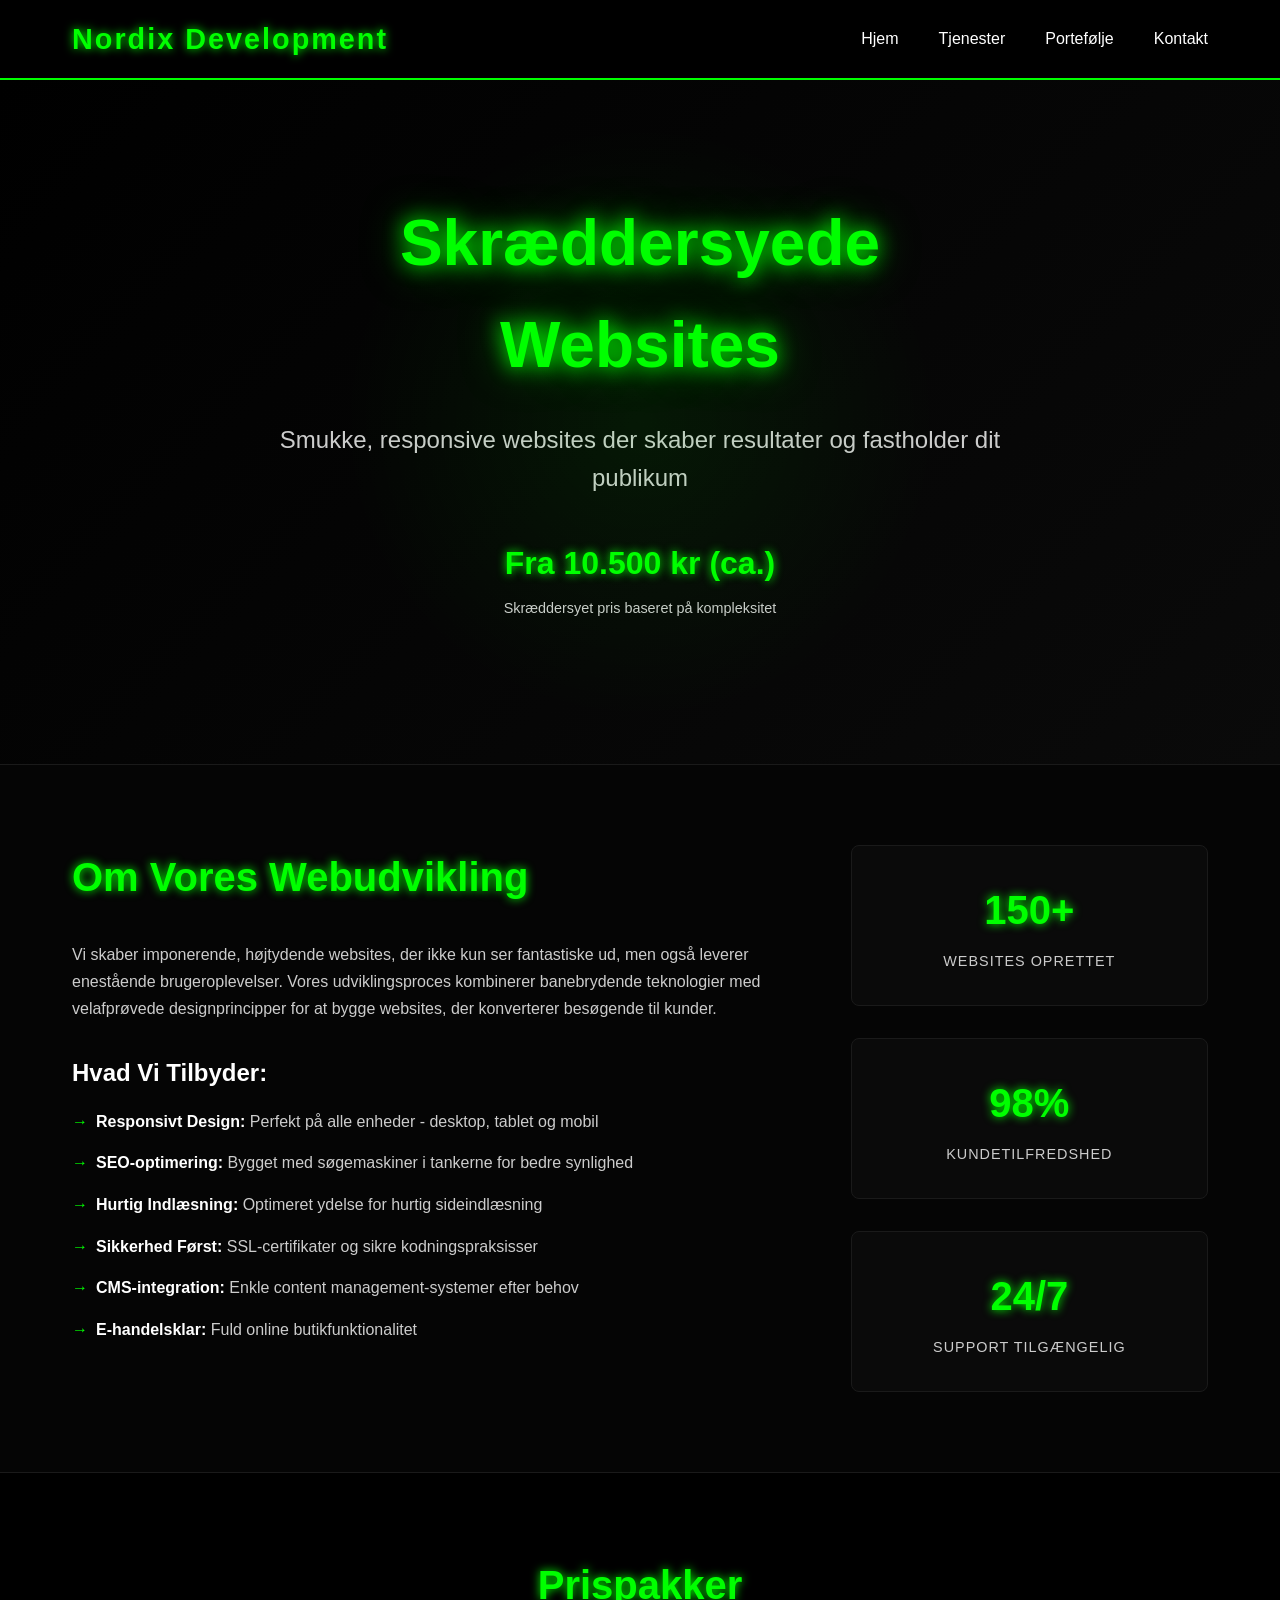
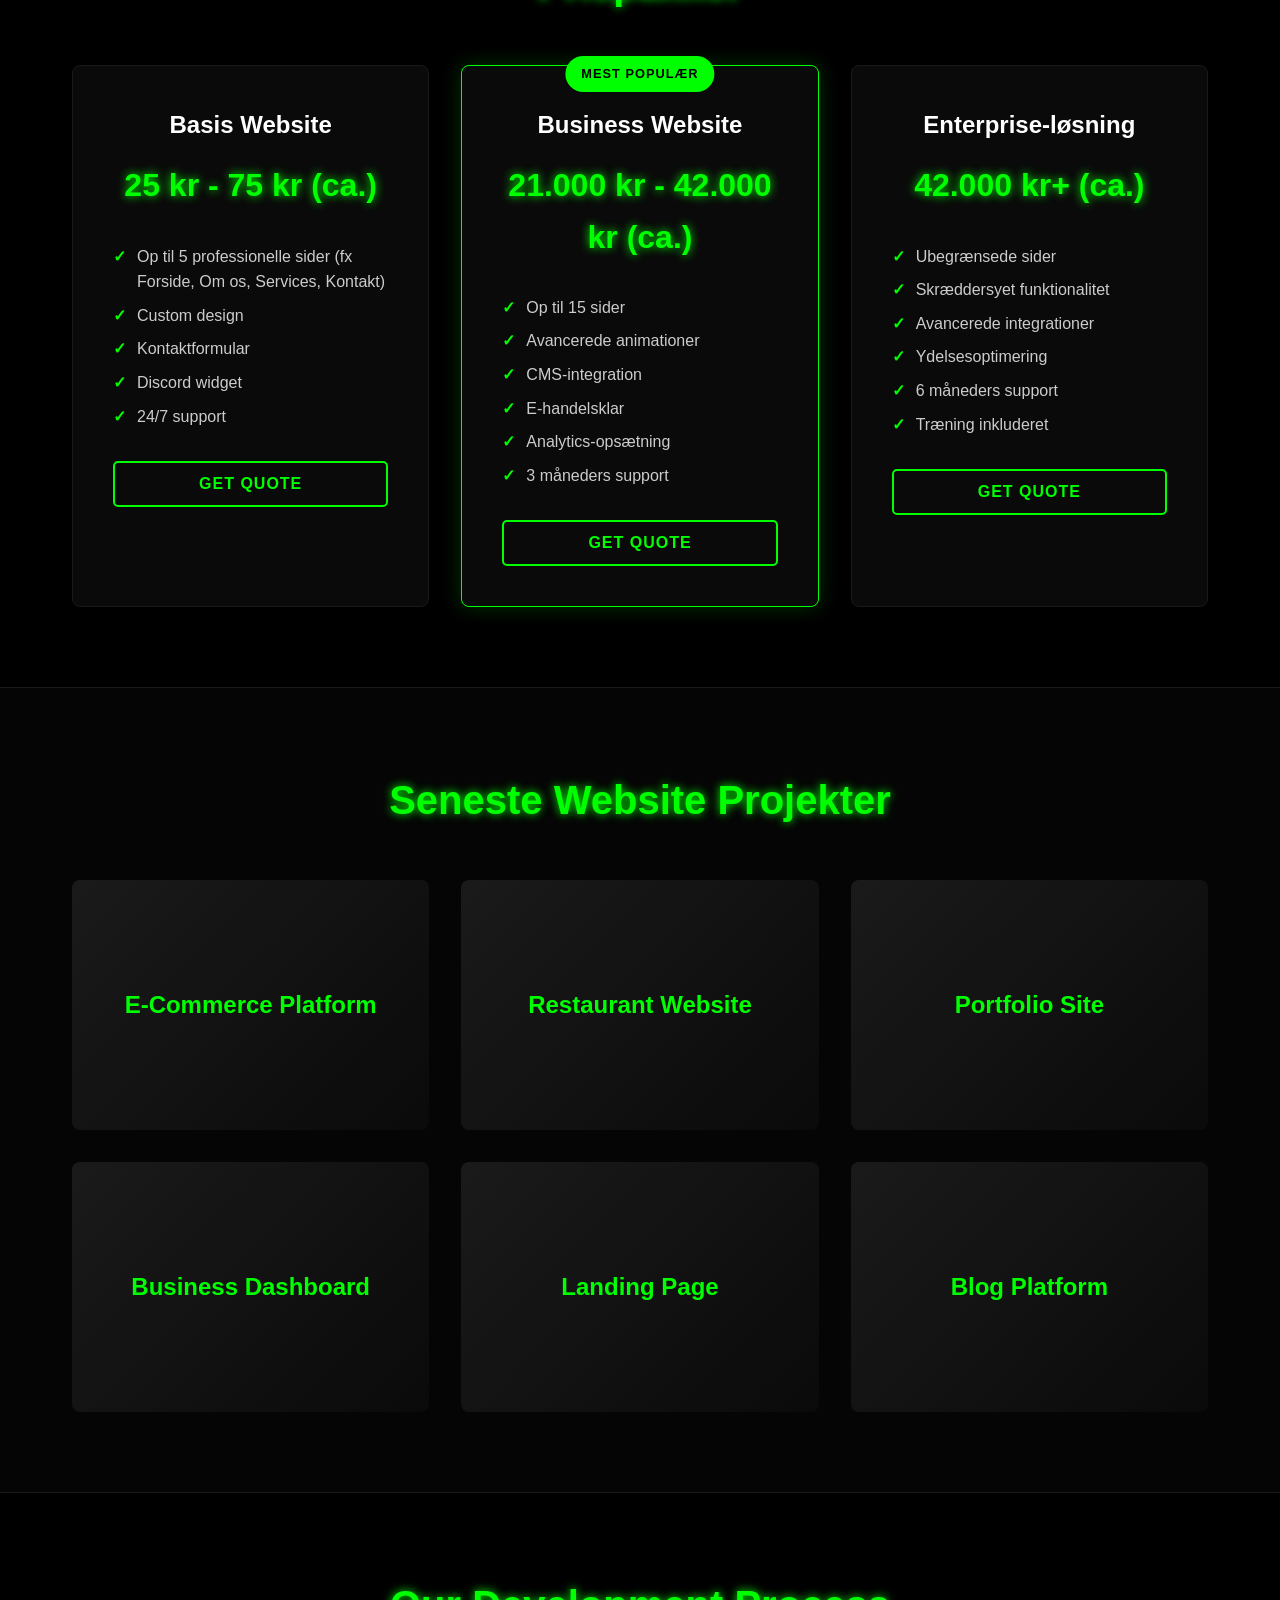
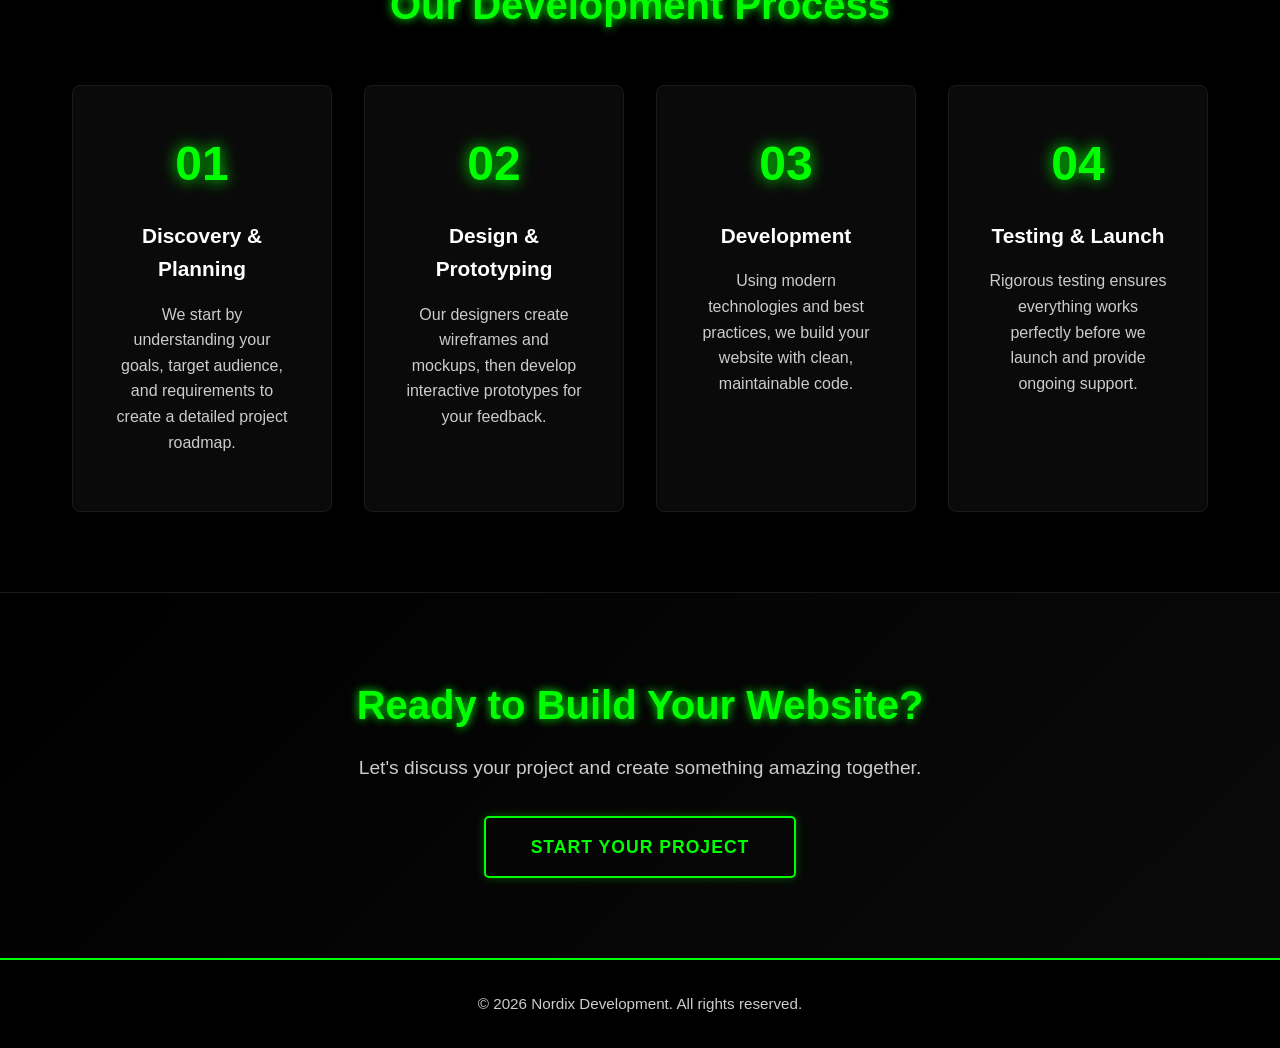
<file: websites.html>
<!DOCTYPE html>
<html lang="da">
<head>
    <meta charset="UTF-8">
    <meta name="viewport" content="width=device-width, initial-scale=1.0">
    <meta name="description" content="Skræddersyede Websites - Nordix Development">
    <title>Skræddersyede Websites | Nordix Development</title>
    <link rel="stylesheet" href="styles.css">
</head>
<body>
    <!-- Navigation Bar -->
    <nav class="navbar">
        <div class="navbar-container">
            <div class="logo">
                <a href="index.html" style="text-decoration: none; color: inherit;">
                    <h1>Nordix Development</h1>
                </a>
            </div>
            <ul class="nav-links">
                <li><a href="index.html" class="nav-link">Hjem</a></li>
                <li><a href="index.html#services" class="nav-link">Tjenester</a></li>
                <li><a href="index.html#portfolio" class="nav-link">Portefølje</a></li>
                <li><a href="index.html#contact" class="nav-link">Kontakt</a></li>
            </ul>
        </div>
    </nav>

    <!-- Service Hero Section -->
    <section class="service-hero">
        <div class="section-container">
            <div class="service-hero-content">
                <h1 class="service-title">Skræddersyede Websites</h1>
                <p class="service-subtitle">Smukke, responsive websites der skaber resultater og fastholder dit publikum</p>
                <div class="service-price">
                    <span class="price-range">Fra 10.500 kr (ca.)</span>
                    <span class="price-note">Skræddersyet pris baseret på kompleksitet</span>
                </div>
            </div>
        </div>
    </section>

    <!-- About Section -->
    <section class="service-about">
        <div class="section-container">
            <div class="about-grid">
                <div class="about-content">
                    <h2>Om Vores Webudvikling</h2>
                    <p>Vi skaber imponerende, højtydende websites, der ikke kun ser fantastiske ud, men også leverer enestående brugeroplevelser. Vores udviklingsproces kombinerer banebrydende teknologier med velafprøvede designprincipper for at bygge websites, der konverterer besøgende til kunder.</p>

                    <h3>Hvad Vi Tilbyder:</h3>
                    <ul class="service-features">
                        <li><strong>Responsivt Design:</strong> Perfekt på alle enheder - desktop, tablet og mobil</li>
                        <li><strong>SEO-optimering:</strong> Bygget med søgemaskiner i tankerne for bedre synlighed</li>
                        <li><strong>Hurtig Indlæsning:</strong> Optimeret ydelse for hurtig sideindlæsning</li>
                        <li><strong>Sikkerhed Først:</strong> SSL-certifikater og sikre kodningspraksisser</li>
                        <li><strong>CMS-integration:</strong> Enkle content management-systemer efter behov</li>
                        <li><strong>E-handelsklar:</strong> Fuld online butikfunktionalitet</li>
                    </ul>
                </div>
                <div class="about-stats">
                    <div class="stat-card">
                        <div class="stat-number">150+</div>
                        <div class="stat-label">Websites Oprettet</div>
                    </div>
                    <div class="stat-card">
                        <div class="stat-number">98%</div>
                        <div class="stat-label">Kundetilfredshed</div>
                    </div>
                    <div class="stat-card">
                        <div class="stat-number">24/7</div>
                        <div class="stat-label">Support Tilgængelig</div>
                    </div>
                </div>
            </div>
        </div>
    </section>

    <!-- Pricing Section -->
    <section class="service-pricing">
        <div class="section-container">
            <h2>Prispakker</h2>
            <div class="pricing-grid">
                <div class="pricing-card">
                    <h3>Basis Website</h3>
                    <div class="price">25 kr - 75 kr (ca.)</div>
                    <ul>
                        <li>Op til 5 professionelle sider (fx Forside, Om os, Services, Kontakt)</li>
                        <li>Custom design</li>
                        <li>Kontaktformular</li>
                        <li>Discord widget</li>
                        <li>24/7 support</li>
                    </ul>
                    <button class="pricing-cta" onclick="window.open('https://discord.gg/xWtReGMQ7b', '_blank')">Get Quote</button>
                </div>

                <div class="pricing-card featured">
                    <div class="featured-badge">Mest Populær</div>
                    <h3>Business Website</h3>
                    <div class="price">21.000 kr - 42.000 kr (ca.)</div>
                    <ul>
                        <li>Op til 15 sider</li>
                        <li>Avancerede animationer</li>
                        <li>CMS-integration</li>
                        <li>E-handelsklar</li>
                        <li>Analytics-opsætning</li>
                        <li>3 måneders support</li>
                    </ul>
                    <button class="pricing-cta" onclick="window.open('https://discord.gg/xWtReGMQ7b', '_blank')">Get Quote</button>
                </div>

                <div class="pricing-card">
                    <h3>Enterprise-løsning</h3>
                    <div class="price">42.000 kr+ (ca.)</div>
                    <ul>
                        <li>Ubegrænsede sider</li>
                        <li>Skræddersyet funktionalitet</li>
                        <li>Avancerede integrationer</li>
                        <li>Ydelsesoptimering</li>
                        <li>6 måneders support</li>
                        <li>Træning inkluderet</li>
                    </ul>
                    <button class="pricing-cta" onclick="window.open('https://discord.gg/xWtReGMQ7b', '_blank')">Get Quote</button>
                </div>
            </div>
        </div>
    </section>

    <!-- Portfolio Gallery -->
    <section class="service-portfolio">
        <div class="section-container">
            <h2>Seneste Website Projekter</h2>
            <div class="gallery-grid">
                <div class="gallery-item">
                    <div class="gallery-image">
                        <div class="project-placeholder-large">E-Commerce Platform</div>
                        <div class="project-overlay">
                            <h4>TechStore Pro</h4>
                            <p>Fuldtudstyret e-handelsplatform med betalingsintegration</p>
                            <span class="tech-stack">React • Node.js • Stripe</span>
                        </div>
                    </div>
                </div>

                <div class="gallery-item">
                    <div class="gallery-image">
                        <div class="project-placeholder-large">Restaurant Website</div>
                        <div class="project-overlay">
                            <h4>Gourmet Bistro</h4>
                            <p>Modern restaurant website with online reservations</p>
                            <span class="tech-stack">HTML5 • CSS3 • JavaScript</span>
                        </div>
                    </div>
                </div>

                <div class="gallery-item">
                    <div class="gallery-image">
                        <div class="project-placeholder-large">Portfolio Site</div>
                        <div class="project-overlay">
                            <h4>Creative Agency</h4>
                            <p>Stunning portfolio website with smooth animations</p>
                            <span class="tech-stack">Vue.js • GSAP • Firebase</span>
                        </div>
                    </div>
                </div>

                <div class="gallery-item">
                    <div class="gallery-image">
                        <div class="project-placeholder-large">Business Dashboard</div>
                        <div class="project-overlay">
                            <h4>Analytics Pro</h4>
                            <p>Interactive business dashboard with real-time data</p>
                            <span class="tech-stack">React • D3.js • API</span>
                        </div>
                    </div>
                </div>

                <div class="gallery-item">
                    <div class="gallery-image">
                        <div class="project-placeholder-large">Landing Page</div>
                        <div class="project-overlay">
                            <h4>Startup Launch</h4>
                            <p>High-converting landing page for SaaS startup</p>
                            <span class="tech-stack">Next.js • Tailwind • A/B Testing</span>
                        </div>
                    </div>
                </div>

                <div class="gallery-item">
                    <div class="gallery-image">
                        <div class="project-placeholder-large">Blog Platform</div>
                        <div class="project-overlay">
                            <h4>TechBlog Hub</h4>
                            <p>Modern blog platform with CMS and SEO optimization</p>
                            <span class="tech-stack">WordPress • Custom Theme • SEO</span>
                        </div>
                    </div>
                </div>
            </div>
        </div>
    </section>

    <!-- Process Section -->
    <section class="service-process">
        <div class="section-container">
            <h2>Our Development Process</h2>
            <div class="process-steps">
                <div class="process-step">
                    <div class="step-number">01</div>
                    <h3>Discovery & Planning</h3>
                    <p>We start by understanding your goals, target audience, and requirements to create a detailed project roadmap.</p>
                </div>

                <div class="process-step">
                    <div class="step-number">02</div>
                    <h3>Design & Prototyping</h3>
                    <p>Our designers create wireframes and mockups, then develop interactive prototypes for your feedback.</p>
                </div>

                <div class="process-step">
                    <div class="step-number">03</div>
                    <h3>Development</h3>
                    <p>Using modern technologies and best practices, we build your website with clean, maintainable code.</p>
                </div>

                <div class="process-step">
                    <div class="step-number">04</div>
                    <h3>Testing & Launch</h3>
                    <p>Rigorous testing ensures everything works perfectly before we launch and provide ongoing support.</p>
                </div>
            </div>
        </div>
    </section>

    <!-- Contact CTA -->
    <section class="service-cta-section">
        <div class="section-container">
            <div class="cta-content">
                <h2>Ready to Build Your Website?</h2>
                <p>Let's discuss your project and create something amazing together.</p>
                <a href="index.html#contact" class="cta-button-large">Start Your Project</a>
            </div>
        </div>
    </section>

    <!-- Footer -->
    <footer class="footer">
        <p>&copy; 2026 Nordix Development. All rights reserved.</p>
    </footer>

    <script src="script.js"></script>
</body>
</html>
</file>
<file: styles.css>
/* ============================================
   NORDIX DEVELOPMENT - GLOBAL STYLES
   ============================================ */

:root {
    /* Color Variables */
    --primary-color: #00FF00;
    --dark-bg: #000000;
    --card-bg: #0a0a0a;
    --border-color: #1a1a1a;
    --text-primary: #ffffff;
    --text-secondary: #cccccc;
    
    /* Typography */
    --font-main: 'Segoe UI', Tahoma, Geneva, Verdana, sans-serif;
    
    /* Transitions */
    --transition: all 0.3s ease;
}

/* ============================================
   RESET & BASE STYLES
   ============================================ */

* {
    margin: 0;
    padding: 0;
    box-sizing: border-box;
}

html {
    scroll-behavior: smooth;
}

body {
    font-family: var(--font-main);
    background-color: var(--dark-bg);
    color: var(--text-primary);
    line-height: 1.6;
    overflow-x: hidden;
}

/* ============================================
   TYPOGRAPHY
   ============================================ */

h1, h2, h3, h4, h5, h6 {
    margin-bottom: 1rem;
    font-weight: 600;
}

h2 {
    font-size: 2.5rem;
}

h3 {
    font-size: 1.5rem;
}

p {
    color: var(--text-secondary);
    margin-bottom: 1rem;
}

/* ============================================
   NAVIGATION BAR
   ============================================ */

.navbar {
    position: sticky;
    top: 0;
    background-color: rgba(0, 0, 0, 0.95);
    backdrop-filter: blur(10px);
    border-bottom: 2px solid var(--primary-color);
    z-index: 1000;
    padding: 1rem 0;
}

.navbar-container {
    max-width: 1200px;
    margin: 0 auto;
    padding: 0 2rem;
    display: flex;
    justify-content: space-between;
    align-items: center;
}

.logo h1 {
    font-size: 1.8rem;
    color: var(--primary-color);
    text-shadow: 0 0 10px var(--primary-color);
    letter-spacing: 2px;
    margin: 0;
}

.nav-links {
    display: flex;
    list-style: none;
    gap: 2.5rem;
}

.nav-link {
    color: var(--text-primary);
    text-decoration: none;
    font-weight: 500;
    transition: var(--transition);
    position: relative;
}

.nav-link::after {
    content: '';
    position: absolute;
    bottom: -5px;
    left: 0;
    width: 0;
    height: 2px;
    background-color: var(--primary-color);
    transition: var(--transition);
}

.nav-link:hover {
    color: var(--primary-color);
    text-shadow: 0 0 10px var(--primary-color);
}

.nav-link:hover::after {
    width: 100%;
}

/* ============================================
   HERO SECTION
   ============================================ */

.hero {
    min-height: 100vh;
    display: flex;
    align-items: center;
    justify-content: center;
    background: linear-gradient(135deg, #000 0%, #0a0a0a 100%);
    position: relative;
    overflow: hidden;
}

.hero::before {
    content: '';
    position: absolute;
    width: 500px;
    height: 500px;
    background: radial-gradient(circle, rgba(0, 255, 0, 0.1) 0%, rgba(0, 255, 0, 0) 70%);
    border-radius: 50%;
    top: 50%;
    left: 50%;
    transform: translate(-50%, -50%);
    animation: pulse 8s ease-in-out infinite;
}

@keyframes pulse {
    0%, 100% {
        transform: translate(-50%, -50%) scale(1);
        opacity: 0.5;
    }
    50% {
        transform: translate(-50%, -50%) scale(1.1);
        opacity: 0.8;
    }
}

.hero-content {
    text-align: center;
    z-index: 10;
    max-width: 800px;
    padding: 2rem;
}

.hero-title {
    font-size: 4rem;
    font-weight: 700;
    margin-bottom: 1.5rem;
    color: var(--primary-color);
    text-shadow: 0 0 20px var(--primary-color), 0 0 40px rgba(0, 255, 0, 0.5);
    animation: fadeInDown 1s ease-out;
}

.hero-subtitle {
    font-size: 1.5rem;
    color: var(--text-secondary);
    margin-bottom: 2.5rem;
    animation: fadeInUp 1s ease-out;
}

@keyframes fadeInDown {
    from {
        opacity: 0;
        transform: translateY(-30px);
    }
    to {
        opacity: 1;
        transform: translateY(0);
    }
}

@keyframes fadeInUp {
    from {
        opacity: 0;
        transform: translateY(30px);
    }
    to {
        opacity: 1;
        transform: translateY(0);
    }
}

.cta-button {
    padding: 15px 45px;
    font-size: 1.1rem;
    background-color: transparent;
    color: var(--primary-color);
    border: 2px solid var(--primary-color);
    border-radius: 5px;
    cursor: pointer;
    font-weight: 600;
    letter-spacing: 1px;
    transition: var(--transition);
    text-transform: uppercase;
    box-shadow: 0 0 10px rgba(0, 255, 0, 0.3);
    animation: fadeInUp 1s ease-out 0.2s both;
}

.cta-button:hover {
    background-color: var(--primary-color);
    color: var(--dark-bg);
    box-shadow: 0 0 20px var(--primary-color), inset 0 0 20px rgba(0, 255, 0, 0.3);
    transform: translateY(-3px);
}

.cta-button:active {
    transform: translateY(-1px);
}

/* ============================================
   SECTION CONTAINER & TITLE
   ============================================ */

.section-container {
    max-width: 1200px;
    margin: 0 auto;
    padding: 0 2rem;
}

.section-title {
    text-align: center;
    font-size: 2.5rem;
    margin-bottom: 3rem;
    color: var(--primary-color);
    text-shadow: 0 0 10px var(--primary-color);
}

section {
    padding: 5rem 0;
}

/* ============================================
   SERVICES SECTION
   ============================================ */

.services {
    background-color: #050505;
    border-top: 1px solid var(--border-color);
    border-bottom: 1px solid var(--border-color);
}

.services-grid {
    display: grid;
    grid-template-columns: repeat(auto-fit, minmax(300px, 1fr));
    gap: 2rem;
}

.service-card {
    background-color: var(--card-bg);
    padding: 2.5rem;
    border: 1px solid var(--border-color);
    border-radius: 8px;
    text-align: center;
    transition: var(--transition);
    position: relative;
    overflow: hidden;
}

.service-card::before {
    content: '';
    position: absolute;
    top: 0;
    left: 0;
    right: 0;
    height: 3px;
    background: linear-gradient(90deg, transparent, var(--primary-color), transparent);
    transform: scaleX(0);
    transition: var(--transition);
}

.service-card:hover {
    background-color: rgba(0, 255, 0, 0.05);
    border-color: var(--primary-color);
    transform: translateY(-10px);
    box-shadow: 0 10px 30px rgba(0, 255, 0, 0.2);
}

.service-card:hover::before {
    transform: scaleX(1);
}

.service-icon {
    width: 80px;
    height: 80px;
    margin: 0 auto 1.5rem;
    color: var(--primary-color);
    display: flex;
    align-items: center;
    justify-content: center;
}

.service-icon svg {
    width: 100%;
    height: 100%;
    filter: drop-shadow(0 0 10px var(--primary-color));
}

.service-card h3 {
    margin-bottom: 1rem;
    color: var(--text-primary);
}

.service-card p {
    font-size: 0.95rem;
    color: var(--text-secondary);
}

.service-link {
    display: block;
    text-decoration: none;
    color: inherit;
}

.service-cta {
    display: inline-block;
    margin-top: 1rem;
    color: var(--primary-color);
    font-weight: 600;
    font-size: 0.9rem;
    text-transform: uppercase;
    letter-spacing: 1px;
    transition: var(--transition);
}

.service-card:hover .service-cta {
    transform: translateX(5px);
}

/* ============================================
   PORTFOLIO SECTION
   ============================================ */

.portfolio {
    background-color: #000000;
    border-top: 1px solid var(--border-color);
    border-bottom: 1px solid var(--border-color);
}

.portfolio-grid {
    display: grid;
    grid-template-columns: repeat(auto-fit, minmax(320px, 1fr));
    gap: 2rem;
}

.project-card {
    background-color: var(--card-bg);
    border: 1px solid var(--border-color);
    border-radius: 8px;
    overflow: hidden;
    transition: var(--transition);
}

.project-image {
    width: 100%;
    height: 200px;
    background: linear-gradient(135deg, #1a1a1a 0%, #0a0a0a 100%);
    display: flex;
    align-items: center;
    justify-content: center;
    position: relative;
    overflow: hidden;
}

.project-placeholder {
    color: var(--primary-color);
    font-size: 1.2rem;
    font-weight: 600;
    text-align: center;
    z-index: 2;
}

.project-image::before {
    content: '';
    position: absolute;
    top: 0;
    left: 0;
    right: 0;
    bottom: 0;
    background: linear-gradient(45deg, transparent 30%, var(--primary-color) 50%, transparent 70%);
    opacity: 0;
    animation: shimmer 3s infinite;
}

@keyframes shimmer {
    0% {
        transform: translateX(-100%);
        opacity: 0;
    }
    50% {
        opacity: 0.3;
    }
    100% {
        transform: translateX(100%);
        opacity: 0;
    }
}

.project-card:hover .project-image::before {
    animation: shimmer 1.5s;
}

.project-card > h3, 
.project-card > p,
.project-card > span {
    padding: 0 1.5rem;
}

.project-card > h3 {
    padding-top: 1.5rem;
    color: var(--text-primary);
}

.project-card > p {
    font-size: 0.95rem;
    color: var(--text-secondary);
}

.project-tag {
    display: inline-block;
    margin: 1rem 1.5rem 1.5rem;
    padding: 0.5rem 1rem;
    background-color: rgba(0, 255, 0, 0.1);
    color: var(--primary-color);
    border: 1px solid var(--primary-color);
    border-radius: 20px;
    font-size: 0.8rem;
    text-transform: uppercase;
    font-weight: 600;
}

.project-card:hover {
    background-color: rgba(0, 255, 0, 0.05);
    border-color: var(--primary-color);
    transform: translateY(-10px);
    box-shadow: 0 15px 40px rgba(0, 255, 0, 0.15);
}

/* ============================================
   CONTACT SECTION
   ============================================ */

.contact {
    background-color: #050505;
    border-top: 1px solid var(--border-color);
}

.discord-widget-container {
    display: flex;
    justify-content: center;
    align-items: center;
    padding: 2rem 0;
}

.discord-widget-container iframe {
    max-width: 100%;
    border-radius: 8px;
    box-shadow: 0 0 20px rgba(0, 255, 0, 0.1);
}

.contact-form {
    max-width: 600px;
    margin: 0 auto;
    background-color: var(--card-bg);
    padding: 2.5rem;
    border: 1px solid var(--border-color);
    border-radius: 8px;
    box-shadow: 0 0 20px rgba(0, 255, 0, 0.1);
}

.form-group {
    margin-bottom: 1.5rem;
}

.form-group label {
    display: block;
    margin-bottom: 0.5rem;
    color: var(--primary-color);
    font-weight: 600;
    text-transform: uppercase;
    font-size: 0.9rem;
    letter-spacing: 1px;
}

.form-group input,
.form-group textarea {
    width: 100%;
    padding: 12px 15px;
    background-color: #0a0a0a;
    border: 1px solid var(--border-color);
    border-radius: 5px;
    color: var(--text-primary);
    font-family: var(--font-main);
    font-size: 1rem;
    transition: var(--transition);
}

.form-group input:focus,
.form-group textarea:focus {
    outline: none;
    border-color: var(--primary-color);
    background-color: #121212;
    box-shadow: 0 0 10px rgba(0, 255, 0, 0.2);
}

.form-group input::placeholder,
.form-group textarea::placeholder {
    color: #666666;
}

.submit-button {
    width: 100%;
    padding: 15px;
    background-color: transparent;
    color: var(--primary-color);
    border: 2px solid var(--primary-color);
    border-radius: 5px;
    font-size: 1.1rem;
    font-weight: 600;
    text-transform: uppercase;
    letter-spacing: 1px;
    cursor: pointer;
    transition: var(--transition);
    box-shadow: 0 0 10px rgba(0, 255, 0, 0.3);
}

.submit-button:hover {
    background-color: var(--primary-color);
    color: var(--dark-bg);
    box-shadow: 0 0 20px var(--primary-color), inset 0 0 20px rgba(0, 255, 0, 0.3);
    transform: translateY(-2px);
}

.submit-button:active {
    transform: translateY(0);
}

/* ============================================
   FOOTER
   ============================================ */

.footer {
    background-color: #000000;
    border-top: 2px solid var(--primary-color);
    padding: 2rem;
    text-align: center;
    color: var(--text-secondary);
    font-size: 0.95rem;
}

.footer p {
    margin: 0;
}

/* ============================================
   RESPONSIVE DESIGN
   ============================================ */

@media (max-width: 768px) {
    .hero-title {
        font-size: 2.5rem;
    }

    .hero-subtitle {
        font-size: 1.1rem;
    }

    .section-title {
        font-size: 2rem;
    }

    h3 {
        font-size: 1.3rem;
    }

    .nav-links {
        gap: 1.5rem;
        font-size: 0.9rem;
    }

    .logo h1 {
        font-size: 1.4rem;
    }

    .services-grid,
    .portfolio-grid {
        grid-template-columns: 1fr;
    }

    .contact-form {
        padding: 1.5rem;
    }

    .navbar-container {
        flex-direction: column;
        gap: 1rem;
    }

    .nav-links {
        width: 100%;
        justify-content: center;
        flex-wrap: wrap;
    }
}

@media (max-width: 480px) {
    .hero-title {
        font-size: 2rem;
        text-shadow: 0 0 15px var(--primary-color);
    }

    .hero-subtitle {
        font-size: 1rem;
    }

    .section-title {
        font-size: 1.8rem;
    }

    .cta-button,
    .submit-button {
        padding: 12px 30px;
        font-size: 0.95rem;
    }

    .service-card,
    .project-card,
    .contact-form {
        padding: 1.5rem;
    }

    .discord-widget-container iframe {
        width: 100%;
        max-width: 400px;
        height: 400px;
    }

    .nav-links {
        gap: 1rem;
        font-size: 0.8rem;
    }

    h3 {
        font-size: 1.1rem;
    }

    section {
        padding: 3rem 0;
    }
}

/* ============================================
   SERVICE PAGES RESPONSIVE
   ============================================ */

@media (max-width: 768px) {
    .service-title {
        font-size: 2.5rem;
    }

    .service-subtitle {
        font-size: 1.1rem;
    }

    .about-grid {
        grid-template-columns: 1fr;
        gap: 2rem;
    }

    .pricing-grid {
        grid-template-columns: 1fr;
    }

    .gallery-grid {
        grid-template-columns: 1fr;
    }

    .process-steps {
        grid-template-columns: 1fr;
    }

    .gallery-image {
        height: 200px;
    }

    .project-placeholder-large {
        font-size: 1.2rem;
    }
}

@media (max-width: 480px) {
    .service-title {
        font-size: 2rem;
        text-shadow: 0 0 15px var(--primary-color);
    }

    .service-subtitle {
        font-size: 1rem;
    }

    .price-range {
        font-size: 1.5rem;
    }

    .stat-number {
        font-size: 2rem;
    }

    .step-number {
        font-size: 2.5rem;
    }

    .cta-content h2 {
        font-size: 2rem;
    }

    .cta-content p {
        font-size: 1rem;
    }
}

/* ============================================
   SERVICE PAGES STYLES
   ============================================ */

/* Service Hero Section */
.service-hero {
    min-height: 60vh;
    display: flex;
    align-items: center;
    background: linear-gradient(135deg, #000 0%, #0a0a0a 100%);
    position: relative;
    overflow: hidden;
    border-bottom: 1px solid var(--border-color);
}

.service-hero::before {
    content: '';
    position: absolute;
    width: 600px;
    height: 600px;
    background: radial-gradient(circle, rgba(0, 255, 0, 0.08) 0%, rgba(0, 255, 0, 0) 70%);
    border-radius: 50%;
    top: 50%;
    left: 50%;
    transform: translate(-50%, -50%);
    animation: pulse 10s ease-in-out infinite;
}

.service-hero-content {
    text-align: center;
    z-index: 10;
    max-width: 800px;
    margin: 0 auto;
    padding: 2rem;
}

.service-title {
    font-size: 4rem;
    font-weight: 700;
    margin-bottom: 1.5rem;
    color: var(--primary-color);
    text-shadow: 0 0 20px var(--primary-color), 0 0 40px rgba(0, 255, 0, 0.5);
    animation: fadeInDown 1s ease-out;
}

.service-subtitle {
    font-size: 1.5rem;
    color: var(--text-secondary);
    margin-bottom: 2.5rem;
    animation: fadeInUp 1s ease-out;
}

.service-price {
    display: flex;
    flex-direction: column;
    align-items: center;
    gap: 0.5rem;
    margin-bottom: 2rem;
}

.price-range {
    font-size: 2rem;
    font-weight: 700;
    color: var(--primary-color);
    text-shadow: 0 0 10px var(--primary-color);
}

.price-note {
    color: var(--text-secondary);
    font-size: 0.9rem;
}

/* Service About Section */
.service-about {
    background-color: #050505;
    padding: 5rem 0;
    border-bottom: 1px solid var(--border-color);
}

.about-grid {
    display: grid;
    grid-template-columns: 2fr 1fr;
    gap: 4rem;
    align-items: start;
}

.about-content h2 {
    color: var(--primary-color);
    margin-bottom: 2rem;
    text-shadow: 0 0 10px var(--primary-color);
}

.about-content p {
    margin-bottom: 2rem;
    line-height: 1.7;
}

.service-features {
    list-style: none;
    padding: 0;
}

.service-features li {
    margin-bottom: 1rem;
    padding-left: 1.5rem;
    position: relative;
    color: var(--text-secondary);
}

.service-features li::before {
    content: '→';
    position: absolute;
    left: 0;
    color: var(--primary-color);
    font-weight: bold;
}

.service-features strong {
    color: var(--text-primary);
}

.about-stats {
    display: grid;
    gap: 2rem;
}

.stat-card {
    background-color: var(--card-bg);
    padding: 2rem;
    border: 1px solid var(--border-color);
    border-radius: 8px;
    text-align: center;
    transition: var(--transition);
}

.stat-card:hover {
    background-color: rgba(0, 255, 0, 0.05);
    border-color: var(--primary-color);
    transform: translateY(-5px);
}

.stat-number {
    font-size: 2.5rem;
    font-weight: 700;
    color: var(--primary-color);
    margin-bottom: 0.5rem;
    text-shadow: 0 0 10px var(--primary-color);
}

.stat-label {
    color: var(--text-secondary);
    font-size: 0.9rem;
    text-transform: uppercase;
    letter-spacing: 1px;
}

/* Service Pricing Section */
.service-pricing {
    background-color: #000000;
    padding: 5rem 0;
    border-bottom: 1px solid var(--border-color);
}

.service-pricing h2 {
    text-align: center;
    margin-bottom: 3rem;
    color: var(--primary-color);
    text-shadow: 0 0 10px var(--primary-color);
}

.pricing-grid {
    display: grid;
    grid-template-columns: repeat(auto-fit, minmax(300px, 1fr));
    gap: 2rem;
}

.pricing-card {
    background-color: var(--card-bg);
    border: 1px solid var(--border-color);
    border-radius: 8px;
    padding: 2.5rem;
    text-align: center;
    transition: var(--transition);
    position: relative;
}

.pricing-card:hover {
    background-color: rgba(0, 255, 0, 0.05);
    border-color: var(--primary-color);
    transform: translateY(-10px);
    box-shadow: 0 15px 40px rgba(0, 255, 0, 0.15);
}

.pricing-card.featured {
    border-color: var(--primary-color);
    box-shadow: 0 0 20px rgba(0, 255, 0, 0.2);
}

.featured-badge {
    position: absolute;
    top: -10px;
    left: 50%;
    transform: translateX(-50%);
    background-color: var(--primary-color);
    color: #000000;
    padding: 0.5rem 1rem;
    border-radius: 20px;
    font-size: 0.8rem;
    font-weight: 600;
    text-transform: uppercase;
    letter-spacing: 1px;
}

.pricing-card h3 {
    font-size: 1.5rem;
    margin-bottom: 1rem;
    color: var(--text-primary);
}

.price {
    font-size: 2rem;
    font-weight: 700;
    color: var(--primary-color);
    margin-bottom: 2rem;
    text-shadow: 0 0 10px var(--primary-color);
}

.pricing-card ul {
    list-style: none;
    padding: 0;
    margin-bottom: 2rem;
    text-align: left;
}

.pricing-card li {
    margin-bottom: 0.5rem;
    color: var(--text-secondary);
    padding-left: 1.5rem;
    position: relative;
}

.pricing-card li::before {
    content: '✓';
    position: absolute;
    left: 0;
    color: var(--primary-color);
    font-weight: bold;
}

.pricing-cta {
    width: 100%;
    padding: 12px;
    background-color: transparent;
    color: var(--primary-color);
    border: 2px solid var(--primary-color);
    border-radius: 5px;
    font-size: 1rem;
    font-weight: 600;
    text-transform: uppercase;
    letter-spacing: 1px;
    cursor: pointer;
    transition: var(--transition);
}

.pricing-cta:hover {
    background-color: var(--primary-color);
    color: #000000;
}

/* Service Portfolio Section */
.service-portfolio {
    background-color: #050505;
    padding: 5rem 0;
    border-bottom: 1px solid var(--border-color);
}

.service-portfolio h2 {
    text-align: center;
    margin-bottom: 3rem;
    color: var(--primary-color);
    text-shadow: 0 0 10px var(--primary-color);
}

.gallery-grid {
    display: grid;
    grid-template-columns: repeat(auto-fit, minmax(350px, 1fr));
    gap: 2rem;
}

.gallery-item {
    position: relative;
    border-radius: 8px;
    overflow: hidden;
    transition: var(--transition);
}

.gallery-item:hover {
    transform: translateY(-10px);
}

.gallery-image {
    width: 100%;
    height: 250px;
    background: linear-gradient(135deg, #1a1a1a 0%, #0a0a0a 100%);
    display: flex;
    align-items: center;
    justify-content: center;
    position: relative;
    overflow: hidden;
}

.project-placeholder-large {
    color: var(--primary-color);
    font-size: 1.5rem;
    font-weight: 600;
    text-align: center;
    z-index: 2;
}

.gallery-image::before {
    content: '';
    position: absolute;
    top: 0;
    left: 0;
    right: 0;
    bottom: 0;
    background: linear-gradient(45deg, transparent 30%, var(--primary-color) 50%, transparent 70%);
    opacity: 0;
    transition: var(--transition);
}

.gallery-item:hover .gallery-image::before {
    opacity: 0.3;
    animation: shimmer 2s infinite;
}

.project-overlay {
    position: absolute;
    bottom: 0;
    left: 0;
    right: 0;
    background: linear-gradient(transparent, rgba(0, 0, 0, 0.9));
    padding: 2rem 1.5rem 1.5rem;
    transform: translateY(100%);
    transition: var(--transition);
}

.gallery-item:hover .project-overlay {
    transform: translateY(0);
}

.project-overlay h4 {
    color: var(--primary-color);
    margin-bottom: 0.5rem;
    font-size: 1.2rem;
}

.project-overlay p {
    color: var(--text-secondary);
    font-size: 0.9rem;
    margin-bottom: 1rem;
    line-height: 1.4;
}

.tech-stack {
    display: inline-block;
    background-color: rgba(0, 255, 0, 0.1);
    color: var(--primary-color);
    padding: 0.3rem 0.8rem;
    border-radius: 15px;
    font-size: 0.75rem;
    text-transform: uppercase;
    letter-spacing: 0.5px;
    border: 1px solid var(--primary-color);
}

/* Service Process Section */
.service-process {
    background-color: #000000;
    padding: 5rem 0;
    border-bottom: 1px solid var(--border-color);
}

.service-process h2 {
    text-align: center;
    margin-bottom: 3rem;
    color: var(--primary-color);
    text-shadow: 0 0 10px var(--primary-color);
}

.process-steps {
    display: grid;
    grid-template-columns: repeat(auto-fit, minmax(250px, 1fr));
    gap: 2rem;
}

.process-step {
    background-color: var(--card-bg);
    padding: 2.5rem;
    border: 1px solid var(--border-color);
    border-radius: 8px;
    text-align: center;
    transition: var(--transition);
}

.process-step:hover {
    background-color: rgba(0, 255, 0, 0.05);
    border-color: var(--primary-color);
    transform: translateY(-5px);
}

.step-number {
    font-size: 3rem;
    font-weight: 700;
    color: var(--primary-color);
    margin-bottom: 1rem;
    text-shadow: 0 0 15px var(--primary-color);
}

.process-step h3 {
    font-size: 1.3rem;
    margin-bottom: 1rem;
    color: var(--text-primary);
}

.process-step p {
    color: var(--text-secondary);
    line-height: 1.6;
}

/* Service CTA Section */
.service-cta-section {
    background: linear-gradient(135deg, #000 0%, #0a0a0a 100%);
    padding: 5rem 0;
    text-align: center;
}

.cta-content h2 {
    font-size: 2.5rem;
    margin-bottom: 1rem;
    color: var(--primary-color);
    text-shadow: 0 0 10px var(--primary-color);
}

.cta-content p {
    font-size: 1.2rem;
    color: var(--text-secondary);
    margin-bottom: 2rem;
    max-width: 600px;
    margin-left: auto;
    margin-right: auto;
}

.cta-button-large {
    display: inline-block;
    padding: 15px 45px;
    font-size: 1.1rem;
    background-color: transparent;
    color: var(--primary-color);
    border: 2px solid var(--primary-color);
    border-radius: 5px;
    cursor: pointer;
    font-weight: 600;
    letter-spacing: 1px;
    transition: var(--transition);
    text-transform: uppercase;
    text-decoration: none;
    box-shadow: 0 0 10px rgba(0, 255, 0, 0.3);
}

.cta-button-large:hover {
    background-color: var(--primary-color);
    color: #000000;
    box-shadow: 0 0 20px var(--primary-color), inset 0 0 20px rgba(0, 255, 0, 0.3);
    transform: translateY(-3px);
}
</file>
